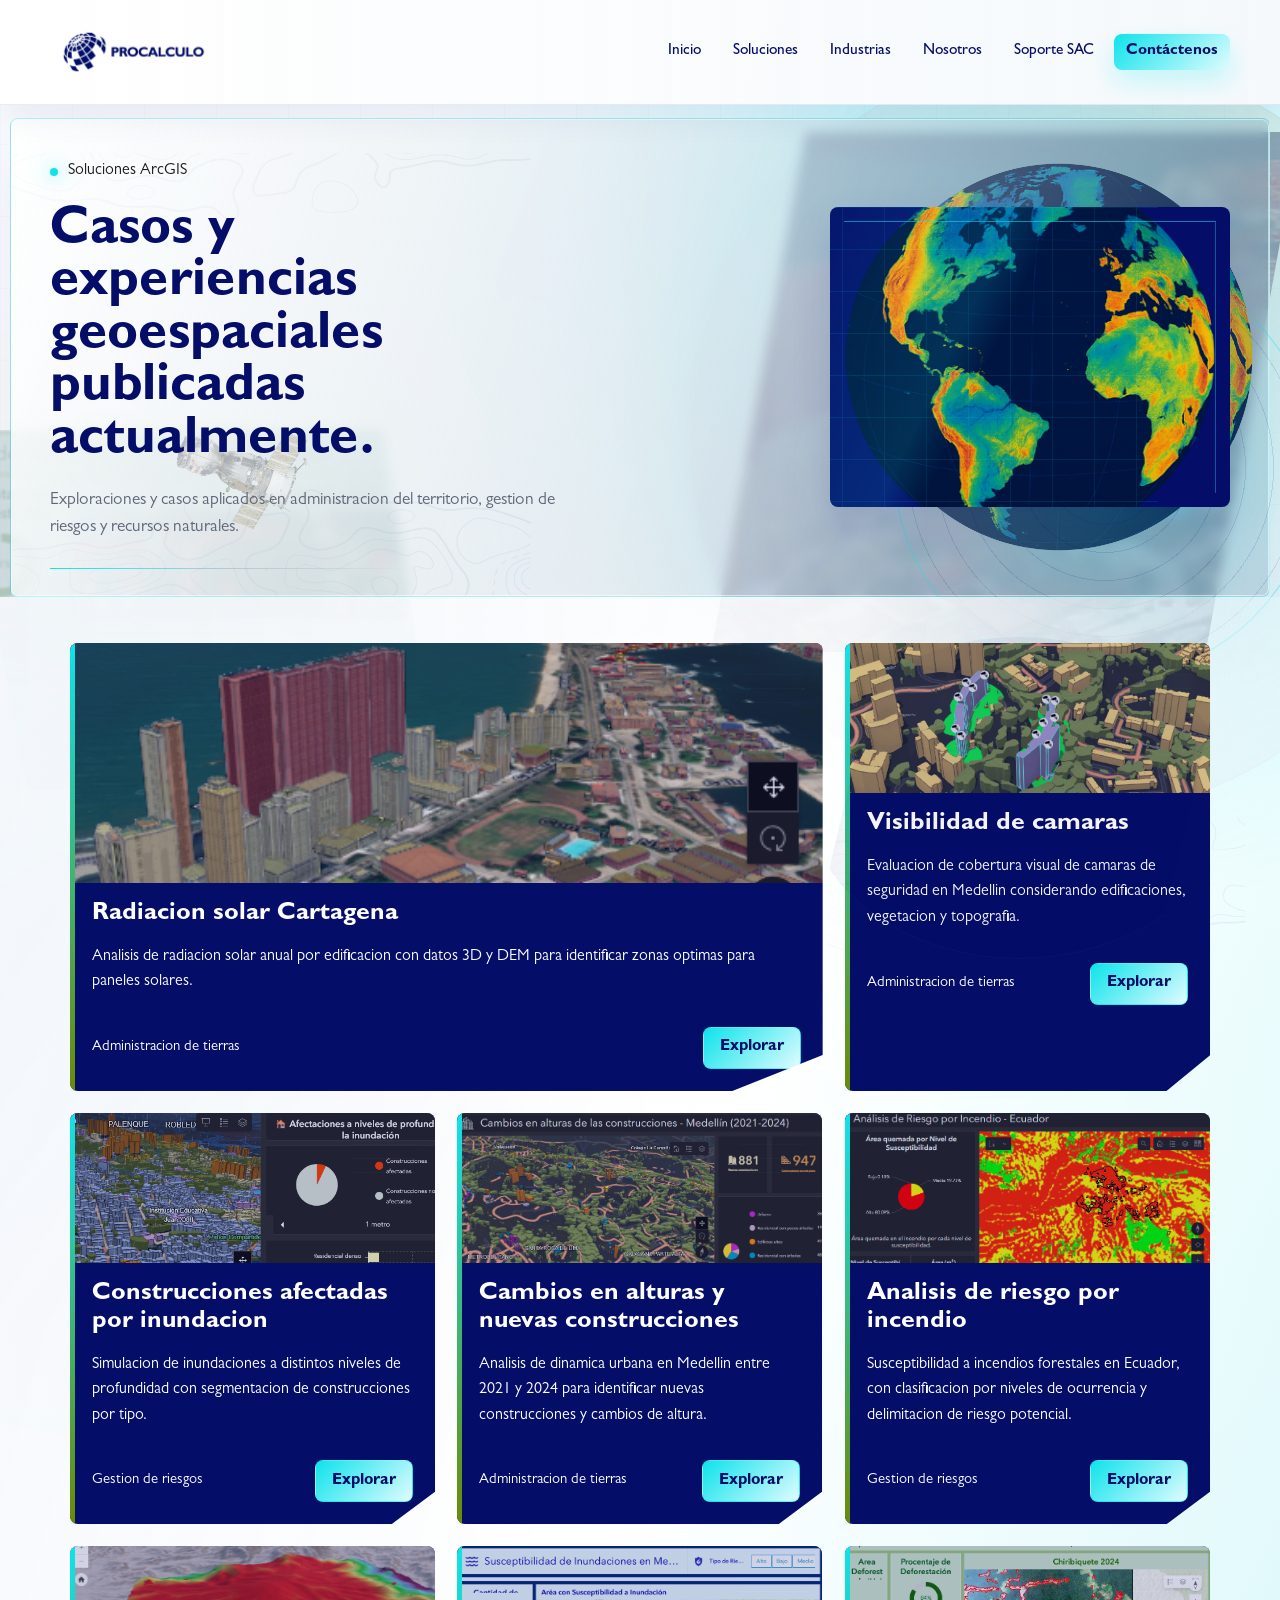
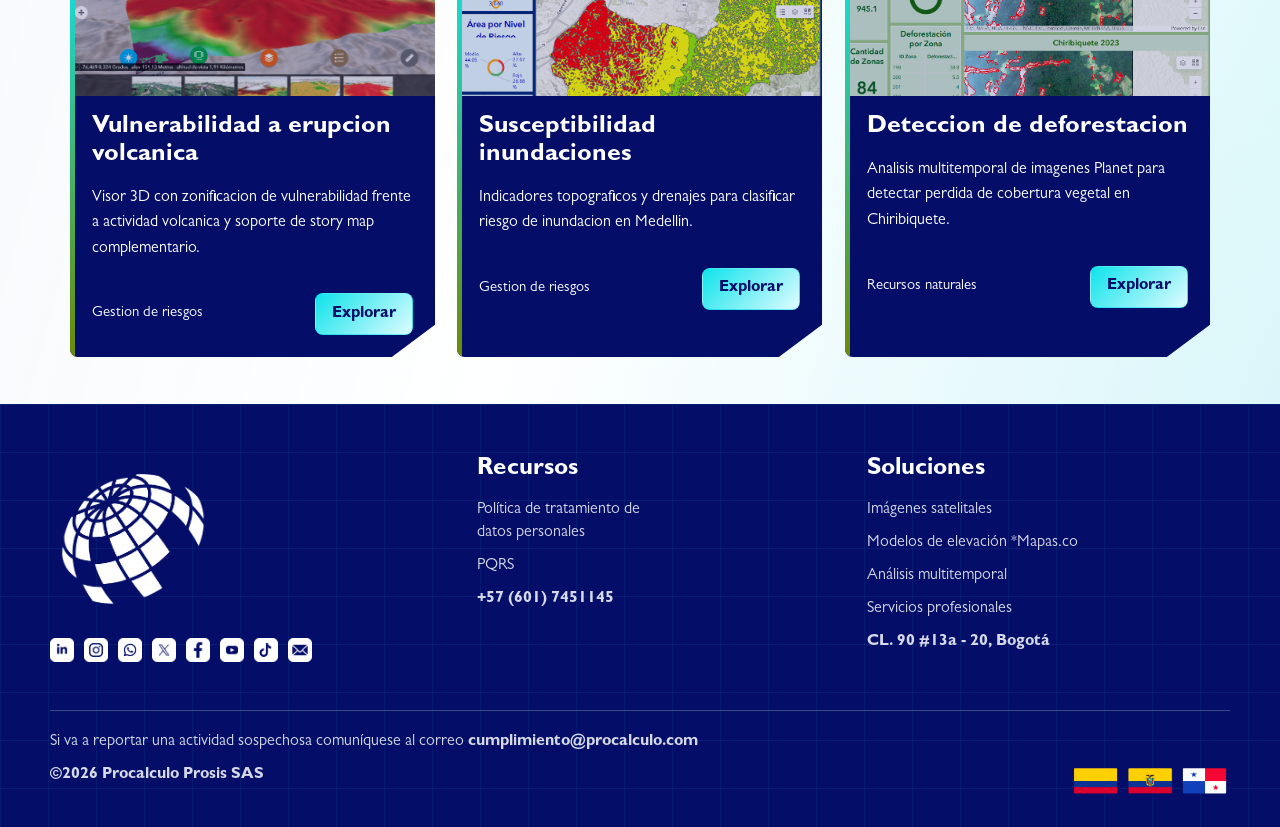
<file: soluciones-arcgis.html>
<!DOCTYPE html>
<html lang="es">
<head>
  <meta charset="UTF-8">
  <meta name="viewport" content="width=device-width, initial-scale=1.0">
  <title>Soluciones ArcGIS | Prueba Landing Page Procalculo</title>
  <link rel="stylesheet" href="./styles.css">
</head>
<body data-page="arcgis">
  <header class="site-header">
    <div class="shell nav-shell">
      <a class="brand" href="./index.html"><img src="./assets/images/logo-procalculo.png" alt="Procalculo"></a>
      <button class="menu-toggle" type="button" aria-expanded="false" aria-controls="site-nav" aria-label="Abrir menu"><span></span><span></span></button>
      <nav id="site-nav" class="site-nav">
      <a href="./index.html" data-nav="inicio">Inicio</a>
      <a href="./soluciones.html" data-nav="soluciones">Soluciones</a>
      <a href="./industrias.html" data-nav="industrias">Industrias</a>
      <a href="./quienes-somos.html" data-nav="quienes-somos">Nosotros</a>
      <a href="./soporte.html" data-nav="soporte">Soporte SAC</a>
      <a class="nav-button" href="./index.html#contacto">Contáctenos</a>
    </nav>
    </div>
  </header>

  <main class="shell">
    <section class="page-hero">
      <div class="reveal">
        <p class="eyebrow">Soluciones ArcGIS</p>
        <h1>Casos y experiencias geoespaciales publicadas actualmente.</h1>
        <p>Exploraciones y casos aplicados en administracion del territorio, gestion de riesgos y recursos naturales.</p>
      </div>
      <div class="page-hero-art reveal">
        <img src="./public/Soluciones/Planeta tierra-06.png" alt="ArcGIS">
      </div>
    </section>

    <section class="section">
      <div class="arcgis-grid">
        <article class="arcgis-card reveal">
          <img src="./public/Soluciones/RadiacionsolarCartagena.png" alt="">
          <h3>Radiacion solar Cartagena</h3>
          <p>Analisis de radiacion solar anual por edificacion con datos 3D y DEM para identificar zonas optimas para paneles solares.</p>
          <div class="arcgis-meta"><span>Administracion de tierras</span><a class="button button-primary button-small" target="_blank" rel="noopener noreferrer" href="https://enterpriseaws.procalculo.com/arcgis/apps/dashboards/9e1b977845594070b44fd9cb520cafba">Explorar</a></div>
        </article>
        <article class="arcgis-card reveal">
          <img src="./public/Soluciones/VisibilidadDeCamaras.png" alt="">
          <h3>Visibilidad de camaras</h3>
          <p>Evaluacion de cobertura visual de camaras de seguridad en Medellin considerando edificaciones, vegetacion y topografia.</p>
          <div class="arcgis-meta"><span>Administracion de tierras</span><a class="button button-primary button-small" target="_blank" rel="noopener noreferrer" href="https://enterpriseaws.procalculo.com/arcgis/apps/webappviewer3d/index.html?id=bcdc6190e210452b84ad913c16fbe3c2">Explorar</a></div>
        </article>
        <article class="arcgis-card reveal">
          <img src="./public/Soluciones/ConstruccionesAfectadasPorInundacion.png" alt="">
          <h3>Construcciones afectadas por inundacion</h3>
          <p>Simulacion de inundaciones a distintos niveles de profundidad con segmentacion de construcciones por tipo.</p>
          <div class="arcgis-meta"><span>Gestion de riesgos</span><a class="button button-primary button-small" target="_blank" rel="noopener noreferrer" href="https://enterpriseaws.procalculo.com/arcgis/apps/dashboards/2f0bcc3052c149fdb7876bc9cd291dfd">Explorar</a></div>
        </article>
        <article class="arcgis-card reveal">
          <img src="./public/Soluciones/CambiosEnAlturasYnuevasConstrucciones.png" alt="">
          <h3>Cambios en alturas y nuevas construcciones</h3>
          <p>Analisis de dinamica urbana en Medellin entre 2021 y 2024 para identificar nuevas construcciones y cambios de altura.</p>
          <div class="arcgis-meta"><span>Administracion de tierras</span><a class="button button-primary button-small" target="_blank" rel="noopener noreferrer" href="https://enterpriseaws.procalculo.com/arcgis/apps/dashboards/e78e6ac1d81646a1ab1d53a0151e8c11">Explorar</a></div>
        </article>
        <article class="arcgis-card reveal">
          <img src="./public/Soluciones/AnalisisDeRiesgoPorIncendio.png" alt="">
          <h3>Analisis de riesgo por incendio</h3>
          <p>Susceptibilidad a incendios forestales en Ecuador, con clasificacion por niveles de ocurrencia y delimitacion de riesgo potencial.</p>
          <div class="arcgis-meta"><span>Gestion de riesgos</span><a class="button button-primary button-small" target="_blank" rel="noopener noreferrer" href="https://enterpriseaws.procalculo.com/arcgis/apps/dashboards/c826e49b52b84508b4cb84d370844ff4">Explorar</a></div>
        </article>
        <article class="arcgis-card reveal">
          <img src="./public/Soluciones/VulnerabilidadErupcionVolcanica.png" alt="">
          <h3>Vulnerabilidad a erupcion volcanica</h3>
          <p>Visor 3D con zonificacion de vulnerabilidad frente a actividad volcanica y soporte de story map complementario.</p>
          <div class="arcgis-meta"><span>Gestion de riesgos</span><a class="button button-primary button-small" target="_blank" rel="noopener noreferrer" href="https://enterpriseaws.procalculo.com/arcgis/apps/webappviewer3d/index.html?id=182a8b8200e94f779329dc5c53819f3f">Explorar</a></div>
        </article>
        <article class="arcgis-card reveal">
          <img src="./public/Soluciones/SusceptibilidadInundaciones.png" alt="">
          <h3>Susceptibilidad inundaciones</h3>
          <p>Indicadores topograficos y drenajes para clasificar riesgo de inundacion en Medellin.</p>
          <div class="arcgis-meta"><span>Gestion de riesgos</span><a class="button button-primary button-small" target="_blank" rel="noopener noreferrer" href="https://enterpriseaws.procalculo.com/arcgis/apps/dashboards/b6800c6502c54e779856fb7051658942">Explorar</a></div>
        </article>
        <article class="arcgis-card reveal">
          <img src="./public/Soluciones/DeteccionDeDeforestacion.png" alt="">
          <h3>Deteccion de deforestacion</h3>
          <p>Analisis multitemporal de imagenes Planet para detectar perdida de cobertura vegetal en Chiribiquete.</p>
          <div class="arcgis-meta"><span>Recursos naturales</span><a class="button button-primary button-small" target="_blank" rel="noopener noreferrer" href="https://enterpriseaws.procalculo.com/arcgis/apps/dashboards/d755b5dc1d5748cca511d6e419a21ea6">Explorar</a></div>
        </article>
      </div>
    </section>
  </main>

  <footer class="site-footer" id="soporte">
    <div class="shell footer-grid">
      <div>
        <img class="footer-logo" src="./assets/images/footer/logo-footer.png" alt="Procalculo logo">
        <ul class="social-list">
          <li><a href="#" aria-label="LinkedIn"><img src="./assets/images/social/linkedin.png" alt="LinkedIn"></a></li>
          <li><a href="#" aria-label="Instagram"><img src="./assets/images/social/instagram.png" alt="Instagram"></a></li>
          <li><a href="#" aria-label="WhatsApp"><img src="./assets/images/social/whatsapp.png" alt="WhatsApp"></a></li>
          <li><a href="#" aria-label="X"><img src="./assets/images/social/x.png" alt="X"></a></li>
          <li><a href="#" aria-label="Facebook"><img src="./assets/images/social/facebook.png" alt="Facebook"></a></li>
          <li><a href="#" aria-label="YouTube"><img src="./assets/images/social/youtube.png" alt="YouTube"></a></li>
          <li><a href="#" aria-label="TikTok"><img src="./assets/images/social/tiktok.png" alt="TikTok"></a></li>
          <li><a href="#" aria-label="Correo"><img src="./assets/images/social/correo.png" alt="Correo"></a></li>
        </ul>
      </div>

      <div>
        <h3>Recursos</h3>
        <a href="./tratamiento-datos.html">Política de tratamiento de <br>datos personales</a>
        <a href="./soporte.html">PQRS</a>
        <p><b>+57 (601) 7451145</b></p>
      </div>

      <div>
        <h3>Soluciones</h3>
        <ul>
          <li>Imágenes satelitales</li>
          <li>Modelos de elevación *Mapas.co</li>
          <li>Análisis multitemporal</li>
          <li>Servicios profesionales</li>
        </ul>
        <p><b>CL. 90 #13a - 20, Bogotá</b></p>
      </div>
    </div>

    <div class="shell report-line">
      <p>Si va a reportar una actividad sospechosa comuníquese al correo <b>cumplimiento@procalculo.com</b></p>
    </div>

    <div class="shell footer-bottom">
      <p><strong>&copy;2026 Procalculo Prosis SAS</strong></p>
      <img src="./assets/images/footer/banderas.png" alt="Banderas de países">
    </div>
  </footer>
  <script src="./script.js"></script>
</body>
</html>
</file>
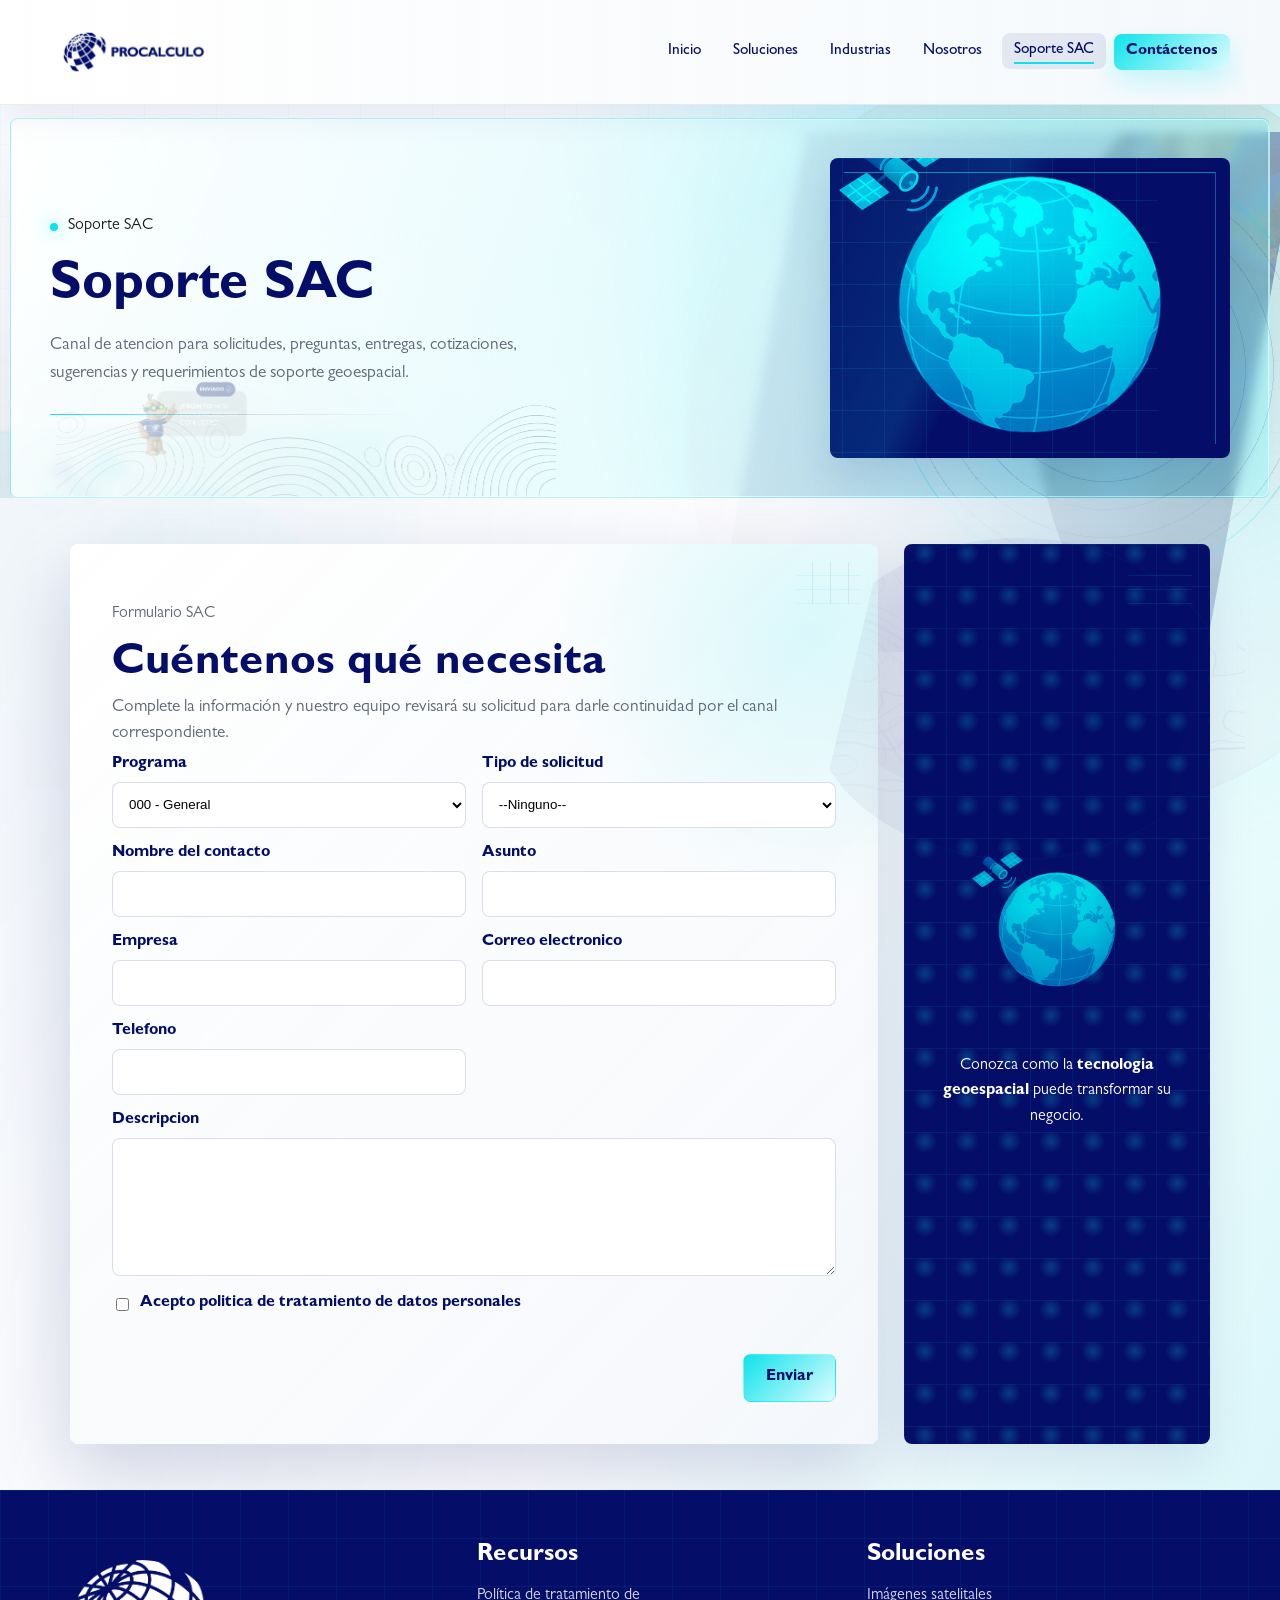
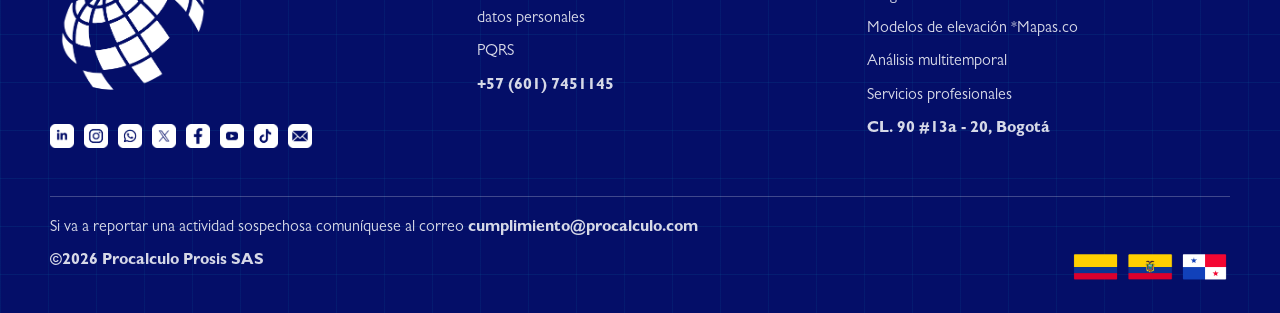
<file: soporte.html>
<!DOCTYPE html>
<html lang="es">
<head>
  <meta charset="UTF-8">
  <meta name="viewport" content="width=device-width, initial-scale=1.0">
  <title>Soporte SAC | Prueba Landing Page Procalculo</title>
  <link rel="stylesheet" href="./styles.css">
</head>
<body data-page="soporte">
  <header class="site-header">
    <div class="shell nav-shell">
      <a class="brand" href="./index.html"><img src="./assets/images/logo-procalculo.png" alt="Procalculo"></a>
      <button class="menu-toggle" type="button" aria-expanded="false" aria-controls="site-nav" aria-label="Abrir menu"><span></span><span></span></button>
      <nav id="site-nav" class="site-nav">
      <a href="./index.html" data-nav="inicio">Inicio</a>
      <a href="./soluciones.html" data-nav="soluciones">Soluciones</a>
      <a href="./industrias.html" data-nav="industrias">Industrias</a>
      <a href="./quienes-somos.html" data-nav="quienes-somos">Nosotros</a>
      <a href="./soporte.html" data-nav="soporte">Soporte SAC</a>
      <a class="nav-button" href="./index.html#contacto">Contáctenos</a>
    </nav>
    </div>
  </header>

  <main class="shell">
    <section class="page-hero">
      <div class="reveal">
        <p class="eyebrow">Soporte SAC</p>
        <h1>Soporte SAC</h1>
        <p>Canal de atencion para solicitudes, preguntas, entregas, cotizaciones, sugerencias y requerimientos de soporte geoespacial.</p>
      </div>
      <div class="page-hero-art reveal">
        <img src="./public/Planeta_tierra.png" alt="Planeta tierra">
      </div>
    </section>

    <section class="section">
      <div class="support-layout">
        <div class="support-card support-form-card reveal">
          <div class="support-form-heading">
            <p class="eyebrow">Formulario SAC</p>
            <h2>Cuéntenos qué necesita</h2>
            <p>Complete la información y nuestro equipo revisará su solicitud para darle continuidad por el canal correspondiente.</p>
          </div>
          <form class="support-form" action="https://webto.salesforce.com/servlet/servlet.WebToCase?encoding=UTF-8" method="POST">
            <input type="hidden" name="orgid" value="00D5w000000WYgP">
            <input type="hidden" name="retURL" value="">
            <div class="form-grid">
              <label><span>Programa</span><select id="program" name="00N5w00000RndJr"><option value="000 - General">000 - General</option><option value="001 - Colombia Compra Eficiente">001 - Colombia Compra Eficiente</option><option value="002 - Agencia de Innovacion de Gobierno">002 - Agencia de Innovacion de Gobierno</option></select></label>
              <label><span>Tipo de solicitud</span><select id="type" name="type"><option value="">--Ninguno--</option><option value="Calidad de vida y bienestar laboral">Calidad de vida y bienestar laboral</option><option value="Demos y cotizaciones">Demos y cotizaciones</option><option value="Desempeno y desarrollo de competencias">Desempeno y desarrollo de competencias</option><option value="Entregas">Entregas</option><option value="Escucha efectiva">Escucha efectiva</option><option value="Feature Request">Funcionalidad requerida</option><option value="Gestion Administrativa Laboral">Gestion Administrativa Laboral</option><option value="Pagos y cobros">Pagos y cobros</option><option value="Question">Pregunta</option><option value="Quejas y reclamos">Quejas y reclamos</option><option value="Sugerencias">Sugerencias</option><option value="Juridica">Juridica</option><option value="Calidad">Calidad</option><option value="Bienestar">Bienestar</option><option value="Otro">Otro</option></select></label>
              <label><span>Nombre del contacto</span><input id="name" maxlength="80" name="name" required type="text"></label>
              <label><span>Asunto</span><input id="subject" maxlength="80" name="subject" type="text"></label>
              <label><span>Empresa</span><input id="company" maxlength="80" name="company" type="text"></label>
              <label><span>Correo electronico</span><input id="email" maxlength="80" name="email" required type="email"></label>
              <label><span>Telefono</span><input id="phone" maxlength="40" name="phone" type="text"></label>
              <label class="full-width"><span>Descripcion</span><textarea name="description" required rows="6"></textarea></label>
            </div>
            <label class="checkbox-row">
              <input id="00N8W00000P7KGv" name="00N8W00000P7KGv" required type="checkbox" value="1">
              <span>Acepto politica de tratamiento de datos personales</span>
            </label>
            <div class="form-actions">
              <input class="button button-primary" type="submit" name="submit" value="Enviar">
            </div>
          </form>
        </div>
        <aside class="support-card support-visual reveal">
          <img src="./public/Planeta_tierra.png" alt="Planeta tierra">
          <p>Conozca como la <strong>tecnologia geoespacial</strong> puede transformar su negocio.</p>
        </aside>
      </div>
    </section>
  </main>

  <footer class="site-footer" id="soporte">
    <div class="shell footer-grid">
      <div>
        <img class="footer-logo" src="./assets/images/footer/logo-footer.png" alt="Procalculo logo">
        <ul class="social-list">
          <li><a href="#" aria-label="LinkedIn"><img src="./assets/images/social/linkedin.png" alt="LinkedIn"></a></li>
          <li><a href="#" aria-label="Instagram"><img src="./assets/images/social/instagram.png" alt="Instagram"></a></li>
          <li><a href="#" aria-label="WhatsApp"><img src="./assets/images/social/whatsapp.png" alt="WhatsApp"></a></li>
          <li><a href="#" aria-label="X"><img src="./assets/images/social/x.png" alt="X"></a></li>
          <li><a href="#" aria-label="Facebook"><img src="./assets/images/social/facebook.png" alt="Facebook"></a></li>
          <li><a href="#" aria-label="YouTube"><img src="./assets/images/social/youtube.png" alt="YouTube"></a></li>
          <li><a href="#" aria-label="TikTok"><img src="./assets/images/social/tiktok.png" alt="TikTok"></a></li>
          <li><a href="#" aria-label="Correo"><img src="./assets/images/social/correo.png" alt="Correo"></a></li>
        </ul>
      </div>

      <div>
        <h3>Recursos</h3>
        <a href="./tratamiento-datos.html">Política de tratamiento de <br>datos personales</a>
        <a href="./soporte.html">PQRS</a>
        <p><b>+57 (601) 7451145</b></p>
      </div>

      <div>
        <h3>Soluciones</h3>
        <ul>
          <li>Imágenes satelitales</li>
          <li>Modelos de elevación *Mapas.co</li>
          <li>Análisis multitemporal</li>
          <li>Servicios profesionales</li>
        </ul>
        <p><b>CL. 90 #13a - 20, Bogotá</b></p>
      </div>
    </div>

    <div class="shell report-line">
      <p>Si va a reportar una actividad sospechosa comuníquese al correo <b>cumplimiento@procalculo.com</b></p>
    </div>

    <div class="shell footer-bottom">
      <p><strong>&copy;2026 Procalculo Prosis SAS</strong></p>
      <img src="./assets/images/footer/banderas.png" alt="Banderas de países">
    </div>
  </footer>
  <script src="./script.js"></script>
</body>
</html>
</file>
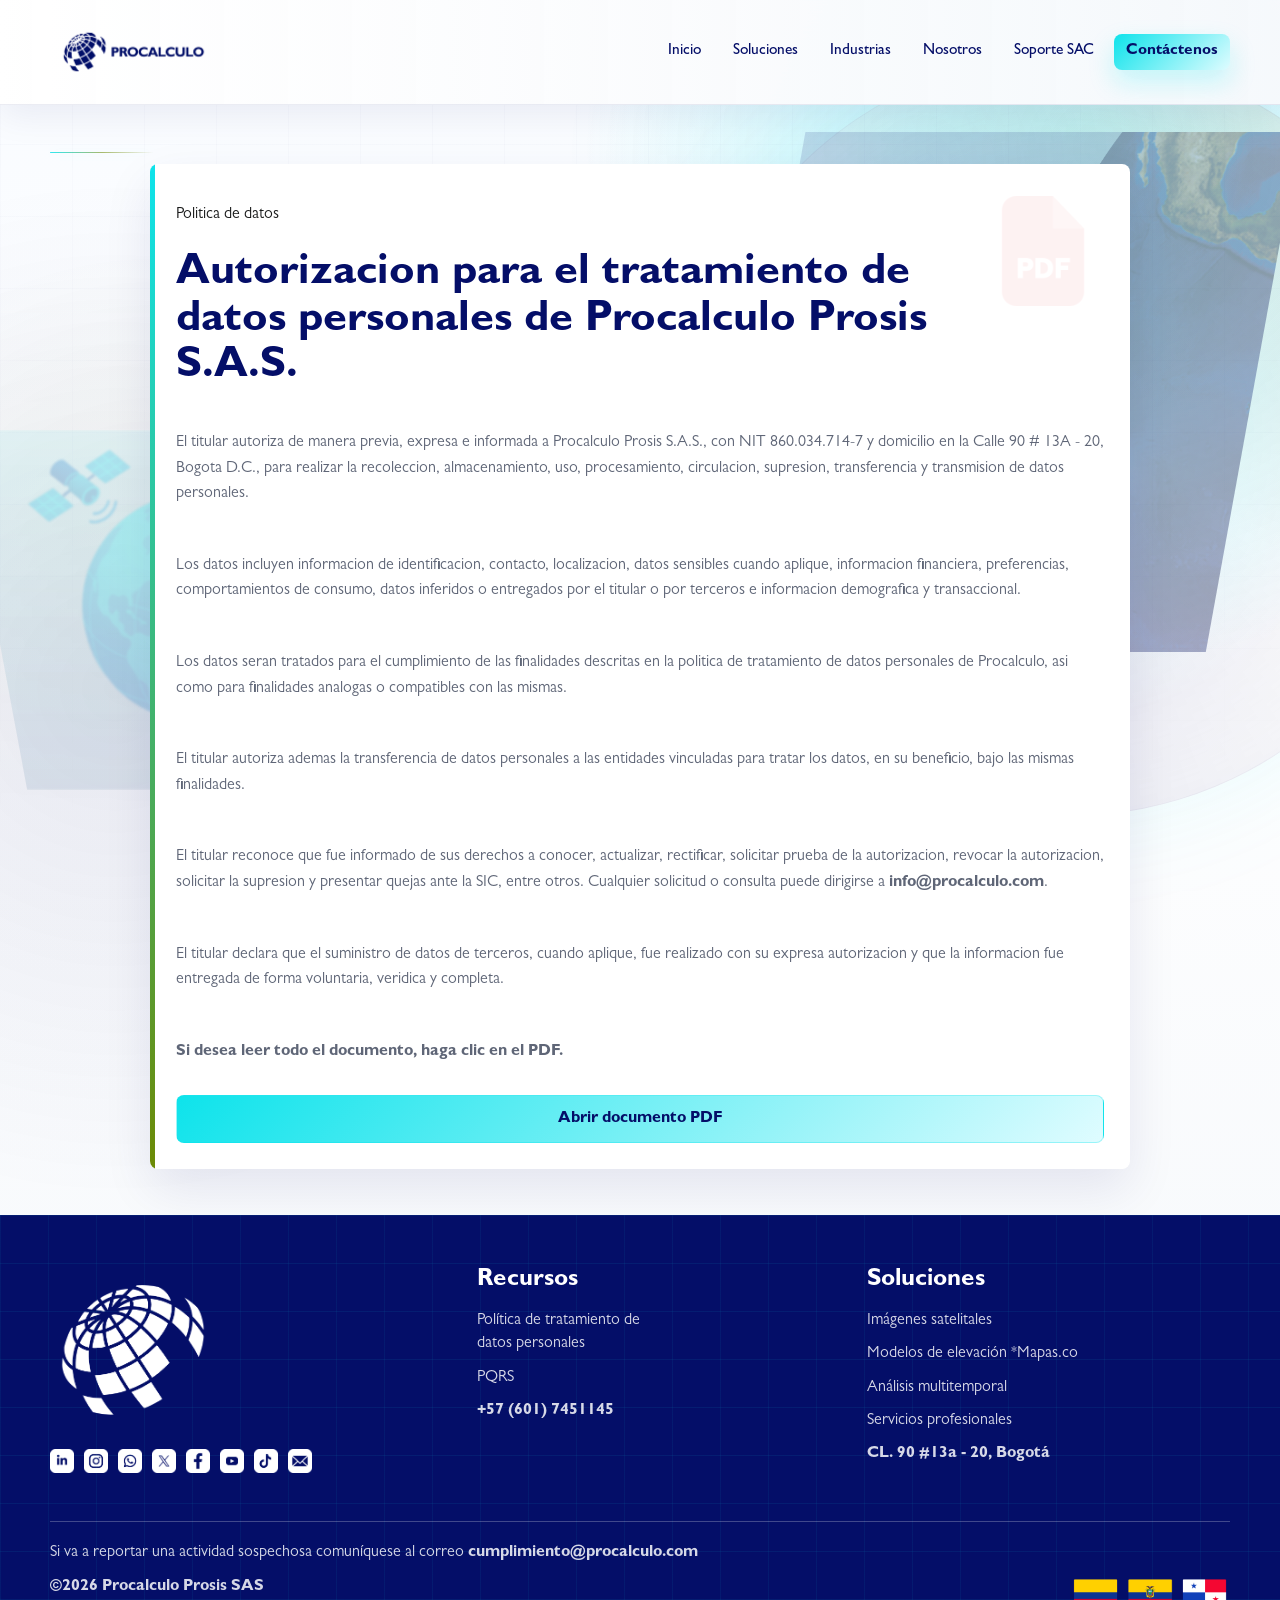
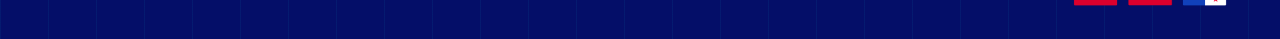
<file: tratamiento-datos.html>
<!DOCTYPE html>
<html lang="es">
<head>
  <meta charset="UTF-8">
  <meta name="viewport" content="width=device-width, initial-scale=1.0">
  <title>Tratamiento de Datos | Prueba Landing Page Procalculo</title>
  <link rel="stylesheet" href="./styles.css">
</head>
<body data-page="datos">
  <header class="site-header">
    <div class="shell nav-shell">
      <a class="brand" href="./index.html"><img src="./assets/images/logo-procalculo.png" alt="Procalculo"></a>
      <button class="menu-toggle" type="button" aria-expanded="false" aria-controls="site-nav" aria-label="Abrir menu"><span></span><span></span></button>
      <nav id="site-nav" class="site-nav">
      <a href="./index.html" data-nav="inicio">Inicio</a>
      <a href="./soluciones.html" data-nav="soluciones">Soluciones</a>
      <a href="./industrias.html" data-nav="industrias">Industrias</a>
      <a href="./quienes-somos.html" data-nav="quienes-somos">Nosotros</a>
      <a href="./soporte.html" data-nav="soporte">Soporte SAC</a>
      <a class="nav-button" href="./index.html#contacto">Contáctenos</a>
    </nav>
    </div>
  </header>

  <main class="shell">
    <section class="section">
      <div class="legal-card reveal">
        <div class="section-heading">
          <p class="eyebrow">Politica de datos</p>
          <h2>Autorizacion para el tratamiento de datos personales de Procalculo Prosis S.A.S.</h2>
        </div>
        <div class="legal-text">
          <p>El titular autoriza de manera previa, expresa e informada a Procalculo Prosis S.A.S., con NIT 860.034.714-7 y domicilio en la Calle 90 # 13A - 20, Bogota D.C., para realizar la recoleccion, almacenamiento, uso, procesamiento, circulacion, supresion, transferencia y transmision de datos personales.</p>
          <p>Los datos incluyen informacion de identificacion, contacto, localizacion, datos sensibles cuando aplique, informacion financiera, preferencias, comportamientos de consumo, datos inferidos o entregados por el titular o por terceros e informacion demografica y transaccional.</p>
          <p>Los datos seran tratados para el cumplimiento de las finalidades descritas en la politica de tratamiento de datos personales de Procalculo, asi como para finalidades analogas o compatibles con las mismas.</p>
          <p>El titular autoriza ademas la transferencia de datos personales a las entidades vinculadas para tratar los datos, en su beneficio, bajo las mismas finalidades.</p>
          <p>El titular reconoce que fue informado de sus derechos a conocer, actualizar, rectificar, solicitar prueba de la autorizacion, revocar la autorizacion, solicitar la supresion y presentar quejas ante la SIC, entre otros. Cualquier solicitud o consulta puede dirigirse a <strong>info@procalculo.com</strong>.</p>
          <p>El titular declara que el suministro de datos de terceros, cuando aplique, fue realizado con su expresa autorizacion y que la informacion fue entregada de forma voluntaria, veridica y completa.</p>
          <p><strong>Si desea leer todo el documento, haga clic en el PDF.</strong></p>
          <a class="button button-primary" target="_blank" rel="noopener noreferrer" href="https://www.procalculo.com/_files/ugd/42b9ce_f2c1b71c684d461887d3873f185555b6.pdf">Abrir documento PDF</a>
        </div>
      </div>
    </section>
  </main>

  <footer class="site-footer" id="soporte">
    <div class="shell footer-grid">
      <div>
        <img class="footer-logo" src="./assets/images/footer/logo-footer.png" alt="Procalculo logo">
        <ul class="social-list">
          <li><a href="#" aria-label="LinkedIn"><img src="./assets/images/social/linkedin.png" alt="LinkedIn"></a></li>
          <li><a href="#" aria-label="Instagram"><img src="./assets/images/social/instagram.png" alt="Instagram"></a></li>
          <li><a href="#" aria-label="WhatsApp"><img src="./assets/images/social/whatsapp.png" alt="WhatsApp"></a></li>
          <li><a href="#" aria-label="X"><img src="./assets/images/social/x.png" alt="X"></a></li>
          <li><a href="#" aria-label="Facebook"><img src="./assets/images/social/facebook.png" alt="Facebook"></a></li>
          <li><a href="#" aria-label="YouTube"><img src="./assets/images/social/youtube.png" alt="YouTube"></a></li>
          <li><a href="#" aria-label="TikTok"><img src="./assets/images/social/tiktok.png" alt="TikTok"></a></li>
          <li><a href="#" aria-label="Correo"><img src="./assets/images/social/correo.png" alt="Correo"></a></li>
        </ul>
      </div>

      <div>
        <h3>Recursos</h3>
        <a href="./tratamiento-datos.html">Política de tratamiento de <br>datos personales</a>
        <a href="./soporte.html">PQRS</a>
        <p><b>+57 (601) 7451145</b></p>
      </div>

      <div>
        <h3>Soluciones</h3>
        <ul>
          <li>Imágenes satelitales</li>
          <li>Modelos de elevación *Mapas.co</li>
          <li>Análisis multitemporal</li>
          <li>Servicios profesionales</li>
        </ul>
        <p><b>CL. 90 #13a - 20, Bogotá</b></p>
      </div>
    </div>

    <div class="shell report-line">
      <p>Si va a reportar una actividad sospechosa comuníquese al correo <b>cumplimiento@procalculo.com</b></p>
    </div>

    <div class="shell footer-bottom">
      <p><strong>&copy;2026 Procalculo Prosis SAS</strong></p>
      <img src="./assets/images/footer/banderas.png" alt="Banderas de países">
    </div>
  </footer>
  <script src="./script.js"></script>
</body>
</html>
</file>
<file: styles.css>
@font-face {
  font-family: "Gill Sans";
  src: url("./assets/fonts/Gill Sans.otf") format("opentype");
  font-weight: 400;
  font-style: normal;
}

@font-face {
  font-family: "Gill Sans";
  src: url("./assets/fonts/Gill Sans Medium.otf") format("opentype");
  font-weight: 500;
  font-style: normal;
}

@font-face {
  font-family: "Gill Sans";
  src: url("./assets/fonts/Gill Sans Bold.otf") format("opentype");
  font-weight: 700;
  font-style: normal;
}

:root {
  --blue: #040e68;
  --blue-2: #004773;
  --cyan: #0ee3eb;
  --cyan-soft: #dffcff;
  --mint: #b9d445;
  --green: #6c8a05;
  --red: #db3817;
  --ink: #1a1b1b;
  --muted: #5f6677;
  --soft: #f4f7fb;
  --line: rgba(4, 14, 104, 0.14);
  --white: #ffffff;
  --shadow: 0 18px 42px rgba(4, 14, 104, 0.12);
  --shadow-deep: 0 28px 80px rgba(4, 14, 104, 0.18);
  --shadow-glow: 0 24px 70px rgba(14, 227, 235, 0.18);
  --glass: rgba(255, 255, 255, 0.74);
  --glass-strong: rgba(255, 255, 255, 0.88);
  --radius: 8px;
  --shell: min(1180px, calc(100% - 40px));
}

* {
  box-sizing: border-box;
}

html {
  scroll-behavior: smooth;
}

body {
  margin: 0;
  font-family: "Gill Sans", Arial, sans-serif;
  color: var(--ink);
  background: var(--white);
  overflow-x: hidden;
}

body[data-page="inicio"] {
  background:
    radial-gradient(circle at 82% 10%, rgba(14, 227, 235, 0.19), transparent 28%),
    radial-gradient(circle at 8% 34%, rgba(108, 138, 5, 0.11), transparent 30%),
    radial-gradient(circle at 84% 78%, rgba(219, 56, 23, 0.07), transparent 24%),
    linear-gradient(rgba(4, 14, 104, 0.032) 1px, transparent 1px),
    linear-gradient(90deg, rgba(4, 14, 104, 0.028) 1px, transparent 1px),
    linear-gradient(180deg, #ffffff 0%, #f7fbff 42%, #ffffff 100%);
  background-size: auto, auto, auto, 56px 56px, 56px 56px, auto;
}

body[data-page="inicio"] main {
  position: relative;
  isolation: isolate;
}

body[data-page="inicio"] main::before {
  content: "";
  position: fixed;
  inset: 0;
  z-index: -1;
  pointer-events: none;
  background:
    repeating-radial-gradient(circle at 22% 20%, rgba(4, 14, 104, 0.045) 0 1px, transparent 1px 5px),
    radial-gradient(circle at 68% 26%, rgba(14, 227, 235, 0.13), transparent 26%),
    conic-gradient(from 150deg at 84% 50%, transparent, rgba(4, 71, 115, 0.08), transparent, rgba(108, 138, 5, 0.08), transparent);
  opacity: 0.54;
  mask-image: linear-gradient(to bottom, transparent 0, #000 16%, #000 84%, transparent 100%);
  animation: geoGridDrift 34s linear infinite;
}

body[data-page]:not([data-page="inicio"]) {
  position: relative;
  background:
    radial-gradient(circle at 86% 9%, rgba(14, 227, 235, 0.18), transparent 28%),
    radial-gradient(circle at 9% 42%, rgba(4, 14, 104, 0.09), transparent 34%),
    linear-gradient(180deg, #f8fbff 0%, #ffffff 36%, #f4f7fb 100%);
}

body[data-page]:not([data-page="inicio"])::before,
body[data-page]:not([data-page="inicio"])::after {
  content: "";
  position: fixed;
  pointer-events: none;
  z-index: 0;
}

body[data-page]:not([data-page="inicio"])::before {
  inset: 0;
  background:
    linear-gradient(rgba(4, 14, 104, 0.028) 1px, transparent 1px),
    linear-gradient(90deg, rgba(4, 14, 104, 0.024) 1px, transparent 1px),
    radial-gradient(circle at 72% 18%, rgba(14, 227, 235, 0.16), transparent 30%),
    radial-gradient(circle at 12% 68%, rgba(108, 138, 5, 0.12), transparent 28%);
  background-size: 72px 72px, 72px 72px, auto, auto;
  mask-image: linear-gradient(to bottom, rgba(0, 0, 0, 0.68), rgba(0, 0, 0, 0.38) 58%, transparent 92%);
  animation: geoGridDrift 28s linear infinite;
}

body[data-page]:not([data-page="inicio"])::after {
  top: 54px;
  right: -170px;
  width: min(760px, 66vw);
  aspect-ratio: 1;
  border-radius: 50%;
  border: 1px solid rgba(4, 14, 104, 0.1);
  background:
    radial-gradient(circle at 36% 34%, rgba(255, 255, 255, 0.72), transparent 18%),
    radial-gradient(circle, rgba(14, 227, 235, 0.18), rgba(4, 14, 104, 0.06) 52%, transparent 68%),
    conic-gradient(from 120deg, transparent, rgba(4, 14, 104, 0.14), transparent, rgba(108, 138, 5, 0.12), transparent);
  box-shadow:
    inset 0 0 120px rgba(4, 14, 104, 0.08),
    0 0 120px rgba(14, 227, 235, 0.16);
  opacity: 0.56;
  animation: geoOrbitDrift 46s linear infinite;
}

body[data-page]:not([data-page="inicio"]) main.shell,
body[data-page]:not([data-page="inicio"]) .site-footer {
  position: relative;
  z-index: 1;
}

body::selection {
  color: var(--blue);
  background: var(--cyan);
}

body.is-menu-open {
  overflow: hidden;
}

img {
  display: block;
  max-width: 100%;
}

a {
  color: inherit;
  text-decoration: none;
}

button,
input,
textarea {
  font: inherit;
}

.shell {
  width: var(--shell);
  margin: 0 auto;
}

.sr-only {
  position: absolute;
  width: 1px;
  height: 1px;
  padding: 0;
  margin: -1px;
  overflow: hidden;
  clip: rect(0, 0, 0, 0);
  white-space: nowrap;
  border: 0;
}

.site-header {
  position: fixed;
  inset: 0 0 auto;
  z-index: 30;
  display: flex;
  align-items: center;
  justify-content: space-between;
  gap: 24px;
  min-height: 86px;
  padding: 16px max(20px, calc((100vw - 1180px) / 2));
  background:
    linear-gradient(90deg, rgba(255, 255, 255, 0.86), rgba(244, 247, 251, 0.78)),
    rgba(255, 255, 255, 0.88);
  border-bottom: 1px solid rgba(4, 14, 104, 0.08);
  backdrop-filter: blur(18px);
  box-shadow: 0 10px 34px rgba(4, 14, 104, 0.07);
}

.brand img {
  width: 168px;
  height: auto;
  flex: 0 0 auto;
}

.site-header > .brand,
.nav-shell .brand {
  flex: 0 0 auto;
}

.site-nav {
  display: flex;
  align-items: center;
  justify-content: flex-end;
  gap: 8px;
  color: var(--blue);
  flex: 1 1 auto;
  flex-wrap: nowrap;
  min-width: 0;
}

.site-nav a {
  padding: 10px 12px;
  border-radius: var(--radius);
  font-weight: 500;
  position: relative;
  white-space: nowrap;
  line-height: 1;
  font-size: 0.96rem;
  transition: transform 180ms ease, background-color 180ms ease, color 180ms ease;
}

.site-nav a:not(.nav-button)::after {
  content: "";
  position: absolute;
  left: 12px;
  right: 12px;
  bottom: 5px;
  height: 2px;
  background: var(--cyan);
  transform: scaleX(0);
  transform-origin: left;
  transition: transform 180ms ease;
}

.site-nav a:hover,
.site-nav a.is-active {
  background: rgba(4, 14, 104, 0.08);
  transform: translateY(-1px);
}

.site-nav a:hover::after,
.site-nav a.is-active::after {
  transform: scaleX(1);
}

.site-nav .nav-button {
  color: var(--blue);
  background:
    linear-gradient(135deg, var(--cyan), var(--cyan-soft)),
    var(--cyan);
  font-weight: 700;
  flex: 0 0 auto;
  box-shadow: 0 12px 26px rgba(14, 227, 235, 0.22);
}

.menu-toggle {
  display: block;
  position: fixed;
  top: 16px;
  right: 20px;
  z-index: 42;
  width: 44px;
  height: 44px;
  padding: 0;
  flex: 0 0 auto;
  border: 1px solid var(--blue);
  border-radius: var(--radius);
  background: var(--blue);
}

.menu-toggle::before {
  content: "";
  position: absolute;
  left: 12px;
  top: 14px;
  width: 20px;
  height: 2px;
  background: var(--white);
  box-shadow: 0 7px 0 var(--white);
}

.menu-toggle span:not(.sr-only) {
  display: block;
  width: 20px;
  height: 2px;
  margin: 5px auto;
  background: var(--white);
}

.button {
  display: inline-flex;
  align-items: center;
  justify-content: center;
  min-height: 48px;
  padding: 0 22px;
  border: 1px solid transparent;
  border-radius: var(--radius);
  font-weight: 700;
  cursor: pointer;
  transition: transform 180ms ease, box-shadow 180ms ease, border-color 180ms ease, filter 180ms ease;
  position: relative;
  overflow: hidden;
}

.button::after {
  content: "";
  position: absolute;
  inset: 0;
  background: linear-gradient(110deg, transparent, rgba(255, 255, 255, 0.46), transparent);
  transform: translateX(-135%);
  transition: transform 520ms ease;
}

.button:hover {
  transform: translateY(-2px);
  filter: saturate(1.06);
  box-shadow:
    var(--shadow),
    0 0 0 4px rgba(14, 227, 235, 0.12);
}

.button:focus-visible,
.site-nav a:focus-visible,
.carousel-arrow:focus-visible,
.capability-button:focus-visible,
.contact-form input:focus-visible,
.contact-form textarea:focus-visible {
  outline: 2px solid var(--cyan);
  outline-offset: 3px;
}

.button:hover::after {
  transform: translateX(135%);
}

.button-primary {
  color: var(--blue);
  border-color: rgba(14, 227, 235, 0.3);
  background:
    linear-gradient(135deg, var(--cyan), var(--cyan-soft)),
    var(--cyan);
}

.hero-carousel {
  position: relative;
  padding-top: 86px;
  background:
    radial-gradient(circle at 76% 22%, rgba(14, 227, 235, 0.28), transparent 24%),
    radial-gradient(circle at 20% 82%, rgba(108, 138, 5, 0.16), transparent 28%),
    linear-gradient(135deg, #040e68, #004773 76%);
  overflow: hidden;
}

.hero-carousel::before,
.hero-carousel::after {
  content: "";
  position: absolute;
  z-index: 3;
  pointer-events: none;
}

.hero-carousel::before {
  inset: 86px 0 auto;
  height: 1px;
  background: linear-gradient(90deg, transparent, rgba(14, 227, 235, 0.42), transparent);
}

.hero-carousel::after {
  right: 38px;
  top: 126px;
  width: 160px;
  height: 112px;
  border-top: 1px solid rgba(14, 227, 235, 0.32);
  border-right: 1px solid rgba(14, 227, 235, 0.22);
  opacity: 0.42;
}

.hero-carousel .slides {
  isolation: isolate;
}

.hero-carousel .slides::before {
  content: "";
  position: absolute;
  inset: auto -8vw -18vh auto;
  z-index: 2;
  width: 56vw;
  height: 56vw;
  border-radius: 50%;
  background:
    radial-gradient(circle, rgba(14, 227, 235, 0.1), transparent 48%),
    conic-gradient(from 120deg, transparent, rgba(14, 227, 235, 0.12), transparent, rgba(255, 255, 255, 0.05), transparent);
  filter: blur(2px);
  mix-blend-mode: screen;
  pointer-events: none;
  animation: slowRotate 32s linear infinite;
}

.hero-carousel .slides::after {
  content: "";
  position: absolute;
  inset: 0;
  z-index: 4;
  pointer-events: none;
  background:
    radial-gradient(circle at 78% 26%, rgba(255, 255, 255, 0.16), transparent 7%),
    repeating-radial-gradient(circle at 70% 34%, rgba(14, 227, 235, 0.1) 0 1px, transparent 1px 30px),
    linear-gradient(180deg, transparent 82%, rgba(4, 14, 104, 0.18));
  opacity: 0.38;
  mix-blend-mode: soft-light;
}

.slides {
  position: relative;
  overflow: hidden;
}

.slide {
  position: relative;
  display: none;
  min-height: 66svh;
  overflow: hidden;
}

.slide.is-active {
  display: flex;
  align-items: center;
}

.slide > img {
  position: absolute;
  inset: 0;
  width: 100%;
  height: 100%;
  object-fit: cover;
  transform: scale(1.04);
  animation: mapDrift 18s ease-in-out infinite alternate;
}

.slide::after {
  content: "";
  position: absolute;
  inset: 0;
  background:
    linear-gradient(rgba(14, 227, 235, 0.06) 1px, transparent 1px),
    linear-gradient(90deg, rgba(14, 227, 235, 0.052) 1px, transparent 1px),
    radial-gradient(circle at 74% 32%, rgba(14, 227, 235, 0.13), transparent 24%),
    linear-gradient(90deg, rgba(4, 14, 104, 0.82), rgba(4, 14, 104, 0.4), rgba(4, 14, 104, 0.06));
  background-size: 82px 82px, 82px 82px, auto, auto;
}

.slide.is-active::before {
  content: "";
  position: absolute;
  inset: 0;
  background: linear-gradient(115deg, transparent 0%, rgba(14, 227, 235, 0.12) 46%, transparent 54%);
  opacity: 0.42;
  transform: translateX(-120%);
  animation: scanSweep 8s ease-in-out infinite;
  pointer-events: none;
}

.calendar-slide::after {
  background: linear-gradient(90deg, rgba(4, 14, 104, 0.08), rgba(4, 14, 104, 0.04));
}

.calendar-slide .slide-content {
  display: flex;
  justify-content: flex-end;
  align-items: flex-end;
  padding-bottom: clamp(72px, 10vh, 116px);
}

.calendar-slide .button {
  min-height: 54px;
  width: auto;
  padding: 0 24px;
  color: var(--white);
  border-color: rgba(14, 227, 235, 0.58);
  background:
    linear-gradient(135deg, rgba(4, 14, 104, 0.94), rgba(0, 71, 115, 0.84)),
    rgba(4, 14, 104, 0.9);
  box-shadow:
    0 20px 46px rgba(4, 14, 104, 0.28),
    inset 0 1px 0 rgba(255, 255, 255, 0.24);
  backdrop-filter: blur(14px);
}

.calendar-slide .button::before {
  content: "";
  width: 8px;
  height: 8px;
  margin-right: 10px;
  border-radius: 50%;
  background: var(--cyan);
  box-shadow: 0 0 18px rgba(14, 227, 235, 0.86);
}

.calendar-slide .button:hover {
  transform: translateY(-3px);
  border-color: rgba(14, 227, 235, 0.92);
  box-shadow:
    0 26px 62px rgba(4, 14, 104, 0.34),
    0 0 0 1px rgba(14, 227, 235, 0.24),
    inset 0 1px 0 rgba(255, 255, 255, 0.28);
}

.slide-content {
  position: relative;
  z-index: 2;
  display: grid;
  grid-template-columns: 1fr auto;
  gap: 28px;
  align-items: center;
  min-height: 66svh;
}

.slide-right {
  justify-content: end;
}

.slide-copy {
  max-width: 650px;
  color: var(--white);
  position: relative;
  padding-left: 22px;
  transform: translateY(-8px);
}

.slide-copy::before {
  content: "";
  position: absolute;
  left: 0;
  top: 4px;
  bottom: 8px;
  width: 4px;
  border-radius: var(--radius);
  background: var(--cyan);
}

.slide-copy p {
  margin: 0 0 10px;
  color: var(--cyan);
  font-size: clamp(1.02rem, 1.4vw, 1.32rem);
  font-weight: 700;
  text-transform: uppercase;
  text-shadow: 0 10px 26px rgba(4, 14, 104, 0.28);
}

.slide-copy h1,
.slide-copy h2 {
  margin: 0;
  color: var(--white);
  max-width: 11.6ch;
  font-size: clamp(4.15rem, 7.4vw, 7.15rem);
  line-height: 0.91;
  letter-spacing: 0;
  text-wrap: balance;
  text-shadow: 0 18px 50px rgba(0, 0, 0, 0.24);
}

.slide.is-active .slide-copy,
.slide.is-active .button {
  animation: heroRise 680ms ease both;
}

.slide.is-active .button {
  animation-delay: 120ms;
}

.carousel-controls {
  display: flex;
  align-items: center;
  justify-content: space-between;
  gap: 14px;
  position: absolute;
  left: 50%;
  bottom: 0;
  z-index: 6;
  width: var(--shell);
  padding: 18px 0;
  transform: translateX(-50%);
}

.carousel-arrow {
  width: 44px;
  height: 44px;
  padding: 0;
  border: 0;
  border-radius: 50%;
  color: var(--white);
  background: rgba(4, 14, 104, 0.18);
  cursor: pointer;
  position: relative;
  backdrop-filter: blur(10px);
  transition: transform 180ms ease, background-color 180ms ease, box-shadow 180ms ease;
}

.carousel-arrow::before {
  content: "";
  position: absolute;
  inset: 50% auto auto 50%;
  width: 12px;
  height: 12px;
  border-top: 2px solid rgba(255, 255, 255, 0.92);
  border-right: 2px solid rgba(255, 255, 255, 0.92);
}

.carousel-arrow-prev::before {
  transform: translate(-38%, -50%) rotate(-135deg);
}

.carousel-arrow-next::before {
  transform: translate(-62%, -50%) rotate(45deg);
}

.carousel-arrow:hover {
  transform: translateY(-2px);
  background: rgba(14, 227, 235, 0.18);
  box-shadow: 0 14px 34px rgba(4, 14, 104, 0.24);
}

.carousel-dots {
  display: flex;
  gap: 8px;
}

.carousel-dot {
  width: 10px;
  height: 10px;
  padding: 0;
  border: 0;
  border-radius: 50%;
  background: rgba(255, 255, 255, 0.3);
  cursor: pointer;
}

.carousel-dot.is-active {
  background: var(--cyan);
}

.division-blanca {
  height: 18px;
  background:
    linear-gradient(90deg, transparent, rgba(14, 227, 235, 0.35), transparent),
    linear-gradient(180deg, rgba(4, 14, 104, 0.08), rgba(255, 255, 255, 0));
  position: relative;
  overflow: hidden;
}

.division-blanca::after {
  content: "";
  position: absolute;
  inset: auto 0 0;
  height: 1px;
  background: linear-gradient(90deg, transparent, rgba(4, 14, 104, 0.14), transparent);
}

.capabilities-section {
  position: relative;
  padding: 52px 0;
  background:
    radial-gradient(circle at 86% 18%, rgba(14, 227, 235, 0.19), transparent 26%),
    radial-gradient(circle at 9% 80%, rgba(108, 138, 5, 0.12), transparent 30%),
    linear-gradient(90deg, rgba(255, 255, 255, 0.95), rgba(244, 247, 251, 0.88)),
    url("./assets/images/backgraund/Recursos Site/Recursos-24.png") 94% 28% / 520px auto no-repeat,
    url("./assets/images/lineas-nivel.png") center / cover no-repeat,
    var(--white);
  margin-top: -1px;
  overflow: hidden;
}

.capabilities-section::before {
  content: none;
  position: absolute;
  right: 24px;
  top: 24px;
  color: rgba(4, 14, 104, 0.22);
  font-size: 0.76rem;
  font-weight: 700;
  letter-spacing: 0;
}

.capabilities-section::after {
  content: "";
  position: absolute;
  left: -90px;
  bottom: -130px;
  width: 440px;
  height: 440px;
  border: 1px solid rgba(14, 227, 235, 0.24);
  border-radius: 50%;
  background:
    repeating-radial-gradient(circle, rgba(4, 14, 104, 0.09) 0 1px, transparent 1px 24px),
    radial-gradient(circle, rgba(14, 227, 235, 0.14), transparent 68%);
  opacity: 0.55;
  pointer-events: none;
}

.capabilities-grid {
  display: grid;
  grid-template-columns: 0.34fr 0.66fr;
  gap: 28px;
  align-items: stretch;
}

.capability-buttons {
  display: grid;
  gap: 10px;
}

.capability-button {
  min-height: 58px;
  padding: 0 18px;
  border: 1px solid var(--line);
  border-radius: var(--radius);
  color: var(--blue);
  background:
    linear-gradient(135deg, rgba(255, 255, 255, 0.92), rgba(244, 247, 251, 0.74)),
    rgba(255, 255, 255, 0.72);
  backdrop-filter: blur(10px);
  font-weight: 700;
  text-align: left;
  cursor: pointer;
  box-shadow: 0 14px 30px rgba(4, 14, 104, 0.06);
  transition: transform 180ms ease, background-color 180ms ease, color 180ms ease, border-color 180ms ease, box-shadow 180ms ease;
  position: relative;
  overflow: hidden;
}

.capability-button::after {
  content: "";
  position: absolute;
  inset: auto 0 0;
  height: 3px;
  background: linear-gradient(90deg, var(--cyan), var(--green));
  transform: scaleX(0);
  transform-origin: left;
  transition: transform 220ms ease;
}

.capability-button.is-active {
  color: var(--white);
  border-color: rgba(14, 227, 235, 0.56);
  background:
    radial-gradient(circle at 86% 18%, rgba(14, 227, 235, 0.28), transparent 28%),
    linear-gradient(135deg, var(--blue), var(--blue-2));
  box-shadow: var(--shadow-glow);
}

.capability-button:hover {
  transform: translateX(6px);
}

.capability-button.is-active::after,
.capability-button:hover::after {
  transform: scaleX(1);
}

.capability-panel {
  display: none;
  grid-template-columns: 126px 1fr;
  gap: 24px;
  align-items: center;
  min-height: 286px;
  padding: 30px;
  border: 1px solid var(--line);
  border-radius: var(--radius);
  background:
    radial-gradient(circle at 86% 16%, rgba(14, 227, 235, 0.16), transparent 28%),
    radial-gradient(circle at 8% 84%, rgba(108, 138, 5, 0.12), transparent 30%),
    linear-gradient(rgba(4, 14, 104, 0.045) 1px, transparent 1px),
    linear-gradient(90deg, rgba(4, 14, 104, 0.045) 1px, transparent 1px),
    var(--glass-strong);
  background-size: auto, auto, 28px 28px, 28px 28px, auto;
  box-shadow:
    var(--shadow-deep),
    inset 0 1px 0 rgba(255, 255, 255, 0.82);
  position: relative;
  overflow: hidden;
  backdrop-filter: blur(12px);
}

.capability-panel::after {
  content: "";
  position: absolute;
  right: 0;
  bottom: 0;
  width: 42%;
  height: 5px;
  background: linear-gradient(90deg, transparent, var(--cyan), var(--green));
}

.capability-panel.is-active {
  display: grid;
  animation: panelReveal 360ms ease both;
}

.capability-panel img {
  width: 148px;
  height: 148px;
  object-fit: contain;
}

.capability-columns {
  display: grid;
  grid-template-columns: repeat(2, minmax(0, 1fr));
  gap: 16px 28px;
}

.capability-columns p {
  position: relative;
  margin: 0;
  padding-left: 18px;
  color: var(--blue);
  font-size: 1.1rem;
  line-height: 1.35;
}

.capability-columns p::before {
  content: "";
  position: absolute;
  left: 0;
  top: 8px;
  width: 8px;
  height: 8px;
  border-radius: 50%;
  background: var(--cyan);
}

.counter-band {
  padding: 22px 0;
  background:
    radial-gradient(circle at 16% 42%, rgba(14, 227, 235, 0.22), transparent 24%),
    linear-gradient(rgba(14, 227, 235, 0.08) 1px, transparent 1px),
    linear-gradient(90deg, rgba(14, 227, 235, 0.07) 1px, transparent 1px),
    linear-gradient(135deg, var(--blue), var(--blue-2));
  background-size: auto, 48px 48px, 48px 48px, auto;
  position: relative;
  overflow: hidden;
}

.counter-band::before {
  content: "";
  position: absolute;
  inset: -80px auto -80px -120px;
  width: 420px;
  background: radial-gradient(circle, rgba(14, 227, 235, 0.24), transparent 64%);
  filter: blur(8px);
  animation: orbTravel 9s ease-in-out infinite alternate;
}

.counters-grid {
  display: grid;
  grid-template-columns: repeat(3, 1fr);
  gap: 16px;
  position: relative;
  z-index: 1;
}

.counters-grid p {
  margin: 0;
  padding: 20px 22px;
  border: 1px solid rgba(255, 255, 255, 0.18);
  border-radius: var(--radius);
  color: var(--white);
  background:
    linear-gradient(135deg, rgba(255, 255, 255, 0.13), rgba(255, 255, 255, 0.06));
  backdrop-filter: blur(12px);
  box-shadow: inset 0 1px 0 rgba(255, 255, 255, 0.18);
}

.counters-grid strong,
.counters-grid b {
  color: var(--cyan);
  font-size: 3.4rem;
  line-height: 1;
}

.counters-grid span {
  display: block;
  color: rgba(255, 255, 255, 0.82);
  font-size: 1.05rem;
}

.vision-content {
  padding: 56px 0 30px;
  background:
    radial-gradient(circle at 12% 20%, rgba(14, 227, 235, 0.16), transparent 28%),
    radial-gradient(circle at 88% 72%, rgba(108, 138, 5, 0.12), transparent 30%),
    linear-gradient(135deg, rgba(244, 247, 251, 0.97), rgba(255, 255, 255, 0.9)),
    url("./assets/images/backgraund/Recursos Site/Recursos-17.png") center top / cover no-repeat,
    url("./assets/images/banner-tierra.png") right center / auto 100% no-repeat;
  position: relative;
  overflow: hidden;
}

.vision-content::before {
  content: "";
  position: absolute;
  right: max(18px, calc((100vw - 1180px) / 2));
  top: 34px;
  width: 320px;
  height: 220px;
  border-top: 1px solid rgba(14, 227, 235, 0.36);
  border-right: 1px solid rgba(14, 227, 235, 0.22);
  opacity: 0.7;
  pointer-events: none;
}

.vision-header-box {
  max-width: 760px;
  margin-bottom: 24px;
}

.vision-title {
  margin: 0 0 8px;
  color: var(--blue);
  font-weight: 700;
}

.vision-subtitle {
  margin: 0;
  color: var(--blue);
  font-size: clamp(2.35rem, 4.2vw, 3.7rem);
  line-height: 1.02;
  letter-spacing: 0;
  text-wrap: balance;
}

.vision-grid {
  display: grid;
  grid-template-columns: 1.14fr 0.86fr;
  gap: 24px;
  align-items: stretch;
}

.vision-grid iframe {
  width: 100%;
  min-height: 320px;
  border: 0;
  border-radius: var(--radius);
  box-shadow: var(--shadow-deep);
  clip-path: polygon(0 0, 100% 0, 94% 100%, 0 100%);
}

.asesoria {
  display: grid;
  align-content: center;
  padding: 40px;
  border: 1px solid var(--line);
  border-radius: var(--radius);
  background:
    radial-gradient(circle at 86% 18%, rgba(14, 227, 235, 0.15), transparent 28%),
    linear-gradient(rgba(4, 14, 104, 0.035) 1px, transparent 1px),
    linear-gradient(90deg, rgba(4, 14, 104, 0.035) 1px, transparent 1px),
    var(--glass-strong);
  background-size: auto, 32px 32px, 32px 32px, auto;
  position: relative;
  box-shadow:
    var(--shadow),
    inset 0 1px 0 rgba(255, 255, 255, 0.84);
  backdrop-filter: blur(12px);
}

.asesoria::before {
  content: "LATAM";
  position: absolute;
  right: 18px;
  top: 16px;
  color: rgba(4, 14, 104, 0.2);
  font-weight: 700;
}

.asesoria-title {
  margin: 0 0 14px;
  color: var(--blue);
  font-size: 2.2rem;
}

.asesoria-text {
  margin: 0;
  color: var(--muted);
  font-size: 1.25rem;
  line-height: 1.55;
}

.separador-decorativo {
  margin: 22px 0 8px;
  color: var(--cyan);
  text-align: center;
  font-weight: 700;
}

.partners-texto {
  margin: 0;
  color: var(--blue);
  text-align: center;
  font-size: 1.4rem;
}

.partners-band {
  padding: 22px 0 42px;
  background:
    linear-gradient(180deg, rgba(255, 255, 255, 0), rgba(4, 14, 104, 0.04)),
    var(--soft);
}

.logos-partners {
  display: grid;
  grid-template-columns: repeat(4, 1fr);
  gap: 18px;
  align-items: center;
  padding: 24px;
  border: 1px solid var(--line);
  border-radius: var(--radius);
  background:
    linear-gradient(135deg, rgba(255, 255, 255, 0.96), rgba(244, 247, 251, 0.82)),
    var(--white);
  position: relative;
  overflow: hidden;
  box-shadow: 0 18px 46px rgba(4, 14, 104, 0.08);
}

.logos-partners::before {
  content: "";
  position: absolute;
  inset: 0;
  background: linear-gradient(90deg, transparent, rgba(14, 227, 235, 0.12), transparent);
  transform: translateX(-120%);
  animation: scanSweep 7s ease-in-out infinite;
}

.logos-partners img {
  max-height: 42px;
  width: auto;
  justify-self: center;
}

.industries-section {
  padding: 58px 0 70px;
  color: var(--white);
  background:
    radial-gradient(circle at 10% 18%, rgba(14, 227, 235, 0.22), transparent 24%),
    radial-gradient(circle at 90% 68%, rgba(108, 138, 5, 0.2), transparent 26%),
    repeating-radial-gradient(circle at 76% 42%, rgba(255, 255, 255, 0.12) 0 1px, transparent 1px 26px),
    linear-gradient(rgba(14, 227, 235, 0.08) 1px, transparent 1px),
    linear-gradient(90deg, rgba(14, 227, 235, 0.07) 1px, transparent 1px),
    linear-gradient(135deg, var(--blue), #004773 72%, #2b5234);
  background-size: auto, auto, auto, 56px 56px, 56px 56px, auto;
  position: relative;
  overflow: hidden;
}

.industries-section::before {
  content: "";
  position: absolute;
  inset: 36px 0 auto;
  height: 1px;
  background: linear-gradient(90deg, transparent, rgba(14, 227, 235, 0.46), transparent);
  pointer-events: none;
}

.industries-section::after {
  content: "";
  position: absolute;
  right: -120px;
  bottom: -150px;
  width: 520px;
  height: 520px;
  border: 1px solid rgba(14, 227, 235, 0.24);
  border-radius: 50%;
  background:
    repeating-radial-gradient(circle, rgba(255, 255, 255, 0.12) 0 1px, transparent 1px 28px),
    radial-gradient(circle, rgba(14, 227, 235, 0.14), transparent 64%);
  opacity: 0.5;
  pointer-events: none;
}

.industries-section > .shell {
  position: relative;
  z-index: 1;
}

.section-title {
  margin: 0;
  color: var(--white);
  font-size: clamp(2.7rem, 4.4vw, 4rem);
  font-weight: 700;
  text-align: center;
  letter-spacing: 0;
}

.decorative-line {
  width: 92px;
  height: 5px;
  margin: 12px auto 24px;
  border-radius: var(--radius);
  background: var(--cyan);
}

.industry-grid {
  display: grid;
  grid-template-columns: 1.1fr 0.9fr 1fr;
  gap: 22px;
}

.industry-card {
  min-height: 100%;
  padding: 24px;
  border: 1px solid rgba(255, 255, 255, 0.18);
  border-radius: var(--radius);
  background:
    linear-gradient(145deg, rgba(255, 255, 255, 0.16), rgba(255, 255, 255, 0.07));
  position: relative;
  overflow: hidden;
  backdrop-filter: blur(10px);
  box-shadow:
    0 22px 60px rgba(0, 0, 0, 0.12),
    inset 0 1px 0 rgba(255, 255, 255, 0.16);
  transition: transform 220ms ease, background-color 220ms ease, border-color 220ms ease, box-shadow 220ms ease;
}

.industry-card:hover {
  transform: translateY(-8px);
  border-color: rgba(14, 227, 235, 0.7);
  background: rgba(255, 255, 255, 0.13);
  box-shadow:
    0 30px 80px rgba(0, 0, 0, 0.16),
    0 0 0 4px rgba(14, 227, 235, 0.08),
    inset 0 1px 0 rgba(255, 255, 255, 0.18);
}

.industry-card::before {
  content: "";
  position: absolute;
  inset: 0;
  background: linear-gradient(115deg, transparent, rgba(255, 255, 255, 0.16), transparent);
  transform: translateX(-120%);
  transition: transform 620ms ease;
  pointer-events: none;
}

.industry-card:hover::before {
  transform: translateX(120%);
}

.industry-card::after {
  content: "";
  position: absolute;
  left: 26px;
  right: 26px;
  bottom: 0;
  height: 4px;
  background: linear-gradient(90deg, var(--cyan), var(--green));
}

.industry-card:nth-child(4) {
  grid-column: 1 / 3;
  display: grid;
  grid-template-columns: 140px 1fr;
  gap: 22px;
  align-items: start;
}

.industry-card:nth-child(5) {
  grid-column: 3 / 4;
  transform: translateY(-34px);
}

.industry-card img {
  width: 108px;
  height: 108px;
  object-fit: contain;
  margin-bottom: 18px;
}

.industry-card h3 {
  margin: 0 0 14px;
  color: var(--white);
  font-size: 1.65rem;
  line-height: 1.12;
}

.industry-card ul,
.site-footer ul {
  margin: 0;
  padding: 0;
  list-style: none;
}

.industry-card li {
  position: relative;
  padding-left: 18px;
  color: rgba(255, 255, 255, 0.84);
  line-height: 1.45;
}

.industry-card li::before {
  content: "";
  position: absolute;
  left: 0;
  top: 8px;
  width: 7px;
  height: 7px;
  border-radius: 50%;
  background: var(--cyan);
}

.contact-section {
  padding: 58px 0 70px;
  background:
    radial-gradient(circle at 16% 18%, rgba(14, 227, 235, 0.18), transparent 28%),
    radial-gradient(circle at 86% 78%, rgba(108, 138, 5, 0.12), transparent 30%),
    linear-gradient(90deg, rgba(255, 255, 255, 0.97), rgba(244, 247, 251, 0.91)),
    url("./assets/images/backgraund/Recursos Site/Recursos-12.png") 108% 22% / 520px auto no-repeat,
    url("./assets/images/lineas-nivel.png") center / cover no-repeat;
  position: relative;
  overflow: hidden;
}

.contact-section::before {
  content: "";
  position: absolute;
  right: -130px;
  top: 70px;
  width: 430px;
  height: 430px;
  background: url("./assets/images/planeta-tierra.png") center / contain no-repeat;
  opacity: 0.1;
  filter: blur(1px) saturate(1.1);
  pointer-events: none;
}

.contact-shell {
  position: relative;
  z-index: 1;
  display: grid;
  grid-template-columns: minmax(360px, 0.92fr) minmax(0, 1.08fr);
  gap: clamp(46px, 6vw, 82px);
  align-items: stretch;
}

.formulario-header-row {
  display: block;
  margin-bottom: 0;
  min-height: 100%;
  padding-top: 34px;
  position: relative;
}

.formulario-planeta-img {
  position: absolute;
  top: -34px;
  left: -28px;
  z-index: -1;
  width: min(360px, 78%);
  opacity: 0.26;
  filter: saturate(1.18) contrast(1.04);
}

.formulario-texto-principal {
  margin: 0;
  color: var(--blue);
  font-size: clamp(2.45rem, 3.8vw, 3.75rem);
  line-height: 1.02;
  max-width: 14.5ch;
  text-wrap: balance;
}

.contact-form {
  display: grid;
  grid-template-columns: repeat(2, 1fr);
  gap: 24px;
  padding: 28px;
  border: 1px solid var(--line);
  border-radius: var(--radius);
  background:
    radial-gradient(circle at 94% 8%, rgba(14, 227, 235, 0.13), transparent 24%),
    linear-gradient(135deg, rgba(255, 255, 255, 0.9), rgba(244, 247, 251, 0.82));
  box-shadow:
    var(--shadow-deep),
    inset 0 1px 0 rgba(255, 255, 255, 0.86);
  backdrop-filter: blur(12px);
  position: relative;
  overflow: hidden;
}

.contact-form::before {
  content: "";
  position: absolute;
  inset: 0;
  pointer-events: none;
  background:
    linear-gradient(rgba(4, 14, 104, 0.028) 1px, transparent 1px),
    linear-gradient(90deg, rgba(4, 14, 104, 0.024) 1px, transparent 1px);
  background-size: 34px 34px;
  mask-image: linear-gradient(120deg, rgba(0, 0, 0, 0.38), transparent 54%);
}

.contact-form > * {
  position: relative;
  z-index: 1;
}

.contact-form label {
  display: block;
  margin: 14px 0 8px;
  color: var(--blue);
  font-weight: 700;
}

.contact-form input,
.contact-form textarea {
  width: 100%;
  min-height: 48px;
  padding: 12px;
  border: 1px solid var(--line);
  border-radius: var(--radius);
  background: var(--white);
  box-shadow: inset 0 1px 0 rgba(4, 14, 104, 0.03);
  transition: border-color 160ms ease, box-shadow 160ms ease, transform 160ms ease;
}

.contact-form input:focus,
.contact-form textarea:focus {
  border-color: rgba(14, 227, 235, 0.78);
  box-shadow:
    0 0 0 4px rgba(14, 227, 235, 0.12),
    inset 0 1px 0 rgba(4, 14, 104, 0.03);
}

.contact-form textarea {
  min-height: 104px;
  resize: vertical;
}

.checkbox-label {
  display: flex !important;
  align-items: flex-start;
  gap: 10px;
  color: var(--blue);
}

.checkbox-label input {
  width: auto;
  min-height: auto;
  margin-top: 4px;
}

.form-actions {
  display: flex;
  justify-content: flex-end;
  margin-top: 20px;
}

.form-note {
  grid-column: 1 / -1;
  margin: 0;
  color: var(--green);
  font-weight: 700;
}

.site-footer {
  padding: 52px 0 30px;
  color: rgba(255, 255, 255, 0.84);
  background:
    linear-gradient(rgba(14, 227, 235, 0.07) 1px, transparent 1px),
    linear-gradient(90deg, rgba(14, 227, 235, 0.06) 1px, transparent 1px),
    var(--blue);
  background-size: 48px 48px;
}

.footer-grid {
  display: grid;
  grid-template-columns: 1.1fr 1fr 1fr;
  gap: 28px;
  padding-bottom: 28px;
  border-bottom: 1px solid rgba(255, 255, 255, 0.24);
}

.footer-logo {
  width: 166px;
  margin-bottom: 16px;
}

.social-list {
  display: flex;
  flex-wrap: wrap;
  gap: 10px;
}

.social-list img {
  width: 24px;
  height: 24px;
}

.site-footer h3 {
  margin: 0 0 14px;
  color: var(--white);
  font-size: 1.5rem;
}

.site-footer a,
.site-footer p,
.site-footer li {
  display: block;
  margin: 0 0 10px;
  color: rgba(255, 255, 255, 0.84);
  line-height: 1.45;
}

.report-line {
  padding-top: 20px;
}

.footer-bottom {
  display: flex;
  align-items: center;
  justify-content: space-between;
  gap: 18px;
}

.footer-bottom img {
  width: 160px;
}

.nav-shell {
  display: flex;
  align-items: center;
  justify-content: space-between;
  gap: 24px;
  width: var(--shell);
  margin: 0 auto;
}

body[data-page]:not([data-page="inicio"]) .site-header {
  padding-left: 0;
  padding-right: 0;
}

body[data-page] main.shell {
  padding-top: 118px;
  position: relative;
  isolation: isolate;
}

body[data-page]:not([data-page="inicio"]) main.shell::before {
  content: "";
  position: absolute;
  top: 132px;
  right: -70px;
  z-index: -2;
  width: min(46vw, 620px);
  height: 520px;
  border-radius: var(--radius);
  opacity: 0.36;
  filter: saturate(1.08);
  clip-path: polygon(16% 0, 100% 0, 84% 100%, 0 100%);
  pointer-events: none;
}

body[data-page]:not([data-page="inicio"]) main.shell::after {
  content: "";
  position: absolute;
  top: 430px;
  left: -90px;
  z-index: -2;
  width: min(38vw, 480px);
  height: 360px;
  border-radius: var(--radius);
  opacity: 0.28;
  filter: blur(1px) saturate(1.1);
  clip-path: polygon(0 0, 88% 0, 100% 100%, 14% 100%);
  pointer-events: none;
}

body[data-page="soluciones"] main.shell::before {
  background:
    linear-gradient(rgba(4, 14, 104, 0.44), rgba(4, 14, 104, 0.44)),
    url("./public/Soluciones/fondo soluciones_Mesa de trabajo 1.png") center / cover no-repeat;
}

body[data-page="soluciones"] main.shell::after {
  background:
    linear-gradient(rgba(4, 71, 115, 0.38), rgba(4, 71, 115, 0.38)),
    url("./public/Home/Banner/Lineasdenivel2.png") center / cover no-repeat;
}

body[data-page="industrias"] main.shell::before {
  background:
    radial-gradient(circle at 70% 26%, rgba(14, 227, 235, 0.22), transparent 34%),
    linear-gradient(135deg, rgba(4, 14, 104, 0.18), rgba(4, 71, 115, 0.08)),
    url("./assets/images/backgraund/Recursos Site/Recursos-24.png") center / contain no-repeat;
  clip-path: none;
  opacity: 0.24;
}

body[data-page="industrias"] main.shell::after {
  background:
    repeating-radial-gradient(circle, rgba(4, 14, 104, 0.1) 0 1px, transparent 1px 26px),
    radial-gradient(circle, rgba(14, 227, 235, 0.16), transparent 64%);
  clip-path: none;
  opacity: 0.22;
}

body[data-page="quienes-somos"] main.shell::before {
  background:
    linear-gradient(rgba(4, 14, 104, 0.38), rgba(4, 14, 104, 0.38)),
    url("./public/Quienes_somos/Imagenes/Banner_secundario.png") center / cover no-repeat;
}

body[data-page="quienes-somos"] main.shell::after {
  background:
    linear-gradient(rgba(108, 138, 5, 0.32), rgba(108, 138, 5, 0.32)),
    url("./public/Quienes_somos/Imagenes/mapa.png") center / cover no-repeat;
}

body[data-page="arcgis"] main.shell::before {
  background:
    linear-gradient(rgba(4, 14, 104, 0.42), rgba(4, 14, 104, 0.42)),
    url("./public/Soluciones/RadiacionsolarCartagena.png") center / cover no-repeat;
}

body[data-page="arcgis"] main.shell::after {
  background:
    linear-gradient(rgba(4, 71, 115, 0.36), rgba(4, 71, 115, 0.36)),
    url("./public/Soluciones/DeteccionDeDeforestacion.png") center / cover no-repeat;
}

body[data-page="soporte"] main.shell::before,
body[data-page="datos"] main.shell::before {
  background:
    linear-gradient(rgba(4, 14, 104, 0.36), rgba(4, 14, 104, 0.36)),
    url("./public/Home/Banner/BannerTierra.png") center / cover no-repeat;
}

body[data-page="soporte"] main.shell::after,
body[data-page="datos"] main.shell::after {
  background:
    linear-gradient(rgba(14, 227, 235, 0.24), rgba(4, 71, 115, 0.34)),
    url("./public/Planeta_tierra.png") center / contain no-repeat;
}

.page-hero {
  display: grid;
  grid-template-columns: minmax(0, 1fr) minmax(300px, 400px);
  gap: clamp(24px, 4vw, 42px);
  align-items: center;
  min-height: 380px;
  padding: 28px 0;
  position: relative;
  isolation: isolate;
}

.page-hero > div:first-child {
  position: relative;
}

.page-hero > div:first-child::after {
  content: "";
  display: block;
  width: min(360px, 72%);
  height: 1px;
  margin-top: 26px;
  background: linear-gradient(90deg, var(--cyan), rgba(4, 14, 104, 0.14), transparent);
}

.page-hero::before {
  content: "";
  position: absolute;
  inset: 0 -40px;
  z-index: -1;
  border: 1px solid rgba(14, 227, 235, 0.28);
  border-radius: var(--radius);
  background:
    radial-gradient(circle at 84% 18%, rgba(14, 227, 235, 0.22), transparent 32%),
    url("./assets/images/backgraund/Recursos Site/Recursos-24.png") 96% 18% / 420px auto no-repeat,
    linear-gradient(110deg, rgba(255, 255, 255, 0.88), rgba(231, 251, 252, 0.64) 58%, rgba(4, 14, 104, 0.1));
  box-shadow:
    inset 0 0 0 1px rgba(255, 255, 255, 0.55),
    0 28px 80px rgba(4, 14, 104, 0.08);
  backdrop-filter: blur(6px);
}

.page-hero::after {
  content: "";
  position: absolute;
  right: -86px;
  bottom: -82px;
  z-index: -1;
  width: 420px;
  height: 420px;
  border-radius: 50%;
  border: 1px solid rgba(14, 227, 235, 0.46);
  background:
    repeating-radial-gradient(circle, rgba(4, 14, 104, 0.12) 0 1px, transparent 1px 28px),
    radial-gradient(circle, rgba(14, 227, 235, 0.2), transparent 62%);
  opacity: 0.9;
}

.page-hero .eyebrow {
  position: relative;
  display: inline-flex;
  align-items: center;
  gap: 10px;
}

.page-hero .eyebrow::before {
  content: "";
  width: 8px;
  height: 8px;
  border-radius: 50%;
  background: var(--cyan);
  box-shadow: 0 0 18px rgba(14, 227, 235, 0.78);
}

.page-hero > * {
  position: relative;
  z-index: 2;
  min-width: 0;
}

.page-hero > div:first-child {
  z-index: 3;
}

.page-hero h1 {
  margin: 10px 0 16px;
  color: var(--blue);
  max-width: 16ch;
  font-size: clamp(2.55rem, 4.1vw, 3.8rem);
  line-height: 1;
  overflow-wrap: anywhere;
  word-break: break-word;
  letter-spacing: 0;
  text-wrap: balance;
}

.page-hero p:not(.eyebrow),
.section-heading p:not(.eyebrow),
.info-card p,
.partner-card p,
.history-block p,
.support-card p,
.arcgis-card p,
.solution-card p,
.accordion-title p,
.accordion-body li,
.legal-text p {
  color: var(--muted);
  line-height: 1.6;
}

.page-hero p:not(.eyebrow) {
  max-width: 58ch;
  font-size: 1.08rem;
}

.page-hero-art {
  overflow: hidden;
  border-radius: var(--radius);
  background: var(--blue);
  box-shadow: var(--shadow);
  position: relative;
}

.page-hero-art::before {
  content: "";
  position: absolute;
  inset: 0;
  z-index: 1;
  background:
    linear-gradient(rgba(14, 227, 235, 0.14) 1px, transparent 1px),
    linear-gradient(90deg, rgba(14, 227, 235, 0.12) 1px, transparent 1px),
    linear-gradient(115deg, transparent 0%, rgba(14, 227, 235, 0.18) 48%, transparent 56%);
  background-size: 42px 42px, 42px 42px, auto;
  mix-blend-mode: screen;
  opacity: 0.72;
  transform: translateX(-18%);
  animation: pageScanSweep 9s ease-in-out infinite;
  pointer-events: none;
}

.page-hero-art::after {
  content: "";
  position: absolute;
  inset: 14px;
  z-index: 2;
  border-top: 1px solid rgba(14, 227, 235, 0.55);
  border-right: 1px solid rgba(14, 227, 235, 0.38);
  pointer-events: none;
}

body[data-page="soluciones"] .page-hero::before {
  background:
    linear-gradient(110deg, rgba(255, 255, 255, 0.86), rgba(14, 227, 235, 0.18)),
    url("./public/Home/Banner/Lineasdenivel2.png") left bottom / 560px auto no-repeat,
    url("./public/Home/Banner/satellite.png") 9% 82% / 180px auto no-repeat,
    url("./public/Soluciones/gris.png") left bottom / 520px auto no-repeat;
}

body[data-page="industrias"] .page-hero::before {
  background:
    radial-gradient(circle at 82% 24%, rgba(14, 227, 235, 0.2), transparent 28%),
    linear-gradient(110deg, rgba(255, 255, 255, 0.88), rgba(231, 251, 252, 0.62) 58%, rgba(4, 71, 115, 0.12)),
    url("./public/curvas_de_nivel_Procalculo_2.png") 4% 100% / 520px auto no-repeat,
    url("./public/Home/Banner/satellite2.png") 88% 18% / 132px auto no-repeat;
}

body[data-page="quienes-somos"] .page-hero::before {
  background:
    linear-gradient(110deg, rgba(255, 255, 255, 0.86), rgba(108, 138, 5, 0.16)),
    url("./public/Home/Banner/Lineasdenivel.png") 8% 102% / 560px auto no-repeat,
    url("./public/Quienes_somos/Isotipo.png") 8% 88% / 160px auto no-repeat,
    url("./public/Quienes_somos/Imagenes/mapa.png") right center / 420px auto no-repeat;
}

body[data-page="arcgis"] .page-hero::before {
  background:
    linear-gradient(110deg, rgba(255, 255, 255, 0.86), rgba(0, 71, 115, 0.18)),
    url("./public/Home/Banner/Lineasdenivel2.png") left bottom / 520px auto no-repeat,
    url("./public/Home/Banner/satellite.png") 14% 84% / 160px auto no-repeat,
    url("./public/Soluciones/Planeta tierra-06.png") right center / 420px auto no-repeat;
}

body[data-page="soporte"] .page-hero::before,
body[data-page="datos"] .page-hero::before {
  background:
    linear-gradient(110deg, rgba(255, 255, 255, 0.86), rgba(14, 227, 235, 0.18)),
    url("./public/curvas_de_nivel_Procalculo_2.png") 6% 100% / 500px auto no-repeat,
    url("./public/Geonimo.png") 9% 92% / 160px auto no-repeat,
    url("./public/Planeta_tierra.png") right center / 260px auto no-repeat;
}

.page-hero-art img {
  width: 100%;
  aspect-ratio: 4 / 3;
  object-fit: cover;
}

.section {
  padding: 46px 0;
}

body[data-page]:not([data-page="inicio"]) .section:nth-of-type(even) {
  margin-left: calc((100vw - 100%) / -2);
  margin-right: calc((100vw - 100%) / -2);
  padding-left: calc((100vw - var(--shell)) / 2);
  padding-right: calc((100vw - var(--shell)) / 2);
  background:
    linear-gradient(105deg, rgba(244, 247, 251, 0.94) 0%, rgba(255, 255, 255, 0.88) 52%, rgba(14, 227, 235, 0.12) 100%),
    url("./public/Home/Banner/Lineasdenivel.png") 96% 18% / 420px auto no-repeat,
    radial-gradient(circle at 12% 18%, rgba(14, 227, 235, 0.16), transparent 30%);
  position: relative;
  overflow: hidden;
}

body[data-page]:not([data-page="inicio"]) .section:nth-of-type(even)::after {
  content: "";
  position: absolute;
  right: max(20px, calc((100vw - 1180px) / 2));
  top: 40px;
  width: 420px;
  height: 320px;
  border-radius: 50%;
  border: 1px solid rgba(14, 227, 235, 0.14);
  background:
    linear-gradient(rgba(4, 14, 104, 0.18), rgba(4, 14, 104, 0.18)),
    url("./public/Home/Banner/Lineasdenivel.png") center / cover no-repeat;
  opacity: 0.24;
  clip-path: polygon(18% 0, 100% 0, 82% 100%, 0 100%);
  pointer-events: none;
}

body[data-page="industrias"] .section:nth-of-type(even)::after {
  background:
    repeating-radial-gradient(circle, rgba(4, 14, 104, 0.12) 0 1px, transparent 1px 24px),
    radial-gradient(circle, rgba(14, 227, 235, 0.16), transparent 62%);
  clip-path: none;
  opacity: 0.18;
}

body[data-page="quienes-somos"] .section:nth-of-type(even)::after {
  background:
    linear-gradient(rgba(4, 14, 104, 0.22), rgba(4, 14, 104, 0.22)),
    url("./public/Quienes_somos/Imagenes/Banner_secundario2.png") center / cover no-repeat;
}

body[data-page="arcgis"] .section:nth-of-type(even)::after {
  background:
    linear-gradient(rgba(4, 14, 104, 0.22), rgba(4, 14, 104, 0.22)),
    url("./public/Soluciones/VisibilidadDeCamaras.png") center / cover no-repeat;
}

body[data-page="soporte"] .section:nth-of-type(even)::after,
body[data-page="datos"] .section:nth-of-type(even)::after {
  background:
    linear-gradient(rgba(4, 14, 104, 0.18), rgba(4, 14, 104, 0.18)),
    url("./public/Geonimo.png") center / contain no-repeat;
}

body[data-page]:not([data-page="inicio"]) .section:nth-of-type(odd) {
  position: relative;
}

body[data-page]:not([data-page="inicio"]) .section:nth-of-type(odd)::before {
  content: "";
  position: absolute;
  left: 0;
  top: 34px;
  width: 104px;
  height: 1px;
  border-radius: var(--radius);
  background: linear-gradient(90deg, rgba(14, 227, 235, 0.85), rgba(108, 138, 5, 0.58), transparent);
  box-shadow: 0 0 12px rgba(14, 227, 235, 0.14);
}

.section-heading {
  display: grid;
  gap: 12px;
  max-width: 760px;
  margin-bottom: 22px;
}

.section-heading h2 {
  margin: 0;
  color: var(--blue);
  font-size: 2.7rem;
  line-height: 1.08;
}

.hero-actions,
.cta-inline,
.form-actions {
  display: flex;
  flex-wrap: wrap;
  gap: 12px;
  margin-top: 22px;
}

.button-small {
  min-height: 42px;
  padding: 0 16px;
}

.button-secondary {
  color: var(--blue);
  border-color: var(--line);
  background: var(--white);
}

.solution-grid,
.partner-grid,
.arcgis-grid,
.info-grid {
  display: grid;
  gap: 18px;
}

.solution-grid {
  grid-template-columns: repeat(2, 1fr);
}

body[data-page="soluciones"] .solution-grid {
  grid-template-columns: 1.05fr 0.95fr;
  gap: 26px;
  position: relative;
}

body[data-page="soluciones"] .solution-grid::before {
  content: "";
  position: absolute;
  left: 49%;
  top: 26px;
  bottom: 26px;
  width: 2px;
  background: linear-gradient(var(--cyan), rgba(4, 14, 104, 0.12), var(--green));
  transform: translateX(-50%);
}

body[data-page="soluciones"] .industry-slider::before {
  content: "";
  position: absolute;
  right: -24px;
  top: -24px;
  width: 320px;
  height: 210px;
  border-radius: var(--radius);
  background:
    linear-gradient(rgba(4, 14, 104, 0.72), rgba(4, 14, 104, 0.72)),
    url("./public/Soluciones/DeteccionDeDeforestacion.png") center / cover no-repeat;
  opacity: 0.16;
  pointer-events: none;
}

body[data-page="soluciones"] .solution-grid > .solution-card:first-child {
  grid-row: span 2;
  display: grid;
  align-content: end;
  min-height: 430px;
  color: var(--white);
  background:
    linear-gradient(180deg, rgba(4, 14, 104, 0.12), rgba(4, 14, 104, 0.9)),
    url("./public/Soluciones/fondo soluciones_Mesa de trabajo 1.png") center / cover no-repeat;
  clip-path: polygon(0 0, 100% 0, 92% 100%, 0 100%);
}

body[data-page="soluciones"] .solution-grid > .solution-card:first-child h3,
body[data-page="soluciones"] .solution-grid > .solution-card:first-child p {
  color: var(--white);
}

body[data-page="soluciones"] .solution-grid > .solution-card:first-child::after {
  width: 100%;
  height: 5px;
  background: linear-gradient(90deg, var(--cyan), var(--green), var(--red));
}

body[data-page="soluciones"] .solution-grid > .solution-card:not(:first-child) {
  min-height: 180px;
  margin-left: 26px;
  padding-left: 34px;
  background: linear-gradient(120deg, rgba(255, 255, 255, 0.94), rgba(244, 247, 251, 0.96));
  clip-path: polygon(0 0, 100% 0, 100% 86%, 92% 100%, 0 100%);
}

body[data-page="soluciones"] .solution-grid > .solution-card:not(:first-child)::before {
  content: "";
  position: absolute;
  left: 12px;
  top: 28px;
  width: 9px;
  height: 9px;
  border-radius: 50%;
  background: var(--cyan);
  box-shadow: 0 0 0 8px rgba(14, 227, 235, 0.12), 0 0 30px rgba(14, 227, 235, 0.4);
}

.partner-grid {
  grid-template-columns: repeat(2, 1fr);
}

body[data-page="quienes-somos"] .partner-grid {
  grid-template-columns: repeat(4, 1fr);
  align-items: stretch;
}

body[data-page="quienes-somos"] .partner-card img {
  width: 100%;
  max-height: 54px;
}

body[data-page="quienes-somos"] .partner-card {
  padding-top: 34px;
  background:
    linear-gradient(180deg, rgba(14, 227, 235, 0.12), transparent 42%),
    var(--white);
  clip-path: polygon(0 0, 100% 0, 100% 90%, 88% 100%, 0 100%);
}

.arcgis-grid {
  grid-template-columns: repeat(4, 1fr);
}

body[data-page="arcgis"] .arcgis-grid {
  grid-template-columns: repeat(6, 1fr);
  gap: 22px;
}

body[data-page="arcgis"] .arcgis-card:first-child {
  grid-column: span 4;
}

body[data-page="arcgis"] .arcgis-card:first-child > img {
  height: 240px;
}

body[data-page="arcgis"] .arcgis-card {
  grid-column: span 2;
  padding: 0 0 22px;
  background: var(--blue);
  color: var(--white);
  clip-path: polygon(0 0, 100% 0, 100% 92%, 88% 100%, 0 100%);
}

body[data-page="arcgis"] .arcgis-card h3,
body[data-page="arcgis"] .arcgis-card p,
body[data-page="arcgis"] .arcgis-meta span {
  color: var(--white);
}

body[data-page="arcgis"] .arcgis-card h3,
body[data-page="arcgis"] .arcgis-card p,
body[data-page="arcgis"] .arcgis-meta {
  margin-left: 22px;
  margin-right: 22px;
}

body[data-page="arcgis"] .arcgis-card > img {
  border-radius: 0;
  margin-bottom: 18px;
  opacity: 0.82;
}

.solution-card,
.industry-slide,
.partner-card,
.info-card,
.support-card,
.arcgis-card,
.legal-card,
.history-block,
.accordion-item {
  padding: 26px;
  border: 0;
  border-radius: var(--radius);
  background: var(--white);
  box-shadow: 0 20px 50px rgba(4, 14, 104, 0.09);
  position: relative;
  overflow: hidden;
  transition: transform 180ms ease, border-color 180ms ease;
}

.solution-card::before,
.partner-card::before,
.arcgis-card::before,
.info-card::before,
.support-card::before {
  content: "";
  position: absolute;
  right: 18px;
  top: 18px;
  width: 64px;
  height: 42px;
  opacity: 0.28;
  background:
    linear-gradient(90deg, transparent 0 16px, rgba(4, 14, 104, 0.26) 16px 17px, transparent 17px 100%),
    linear-gradient(180deg, transparent 0 13px, rgba(14, 227, 235, 0.42) 13px 14px, transparent 14px 100%);
  background-size: 18px 14px;
  pointer-events: none;
}

.solution-card:hover,
.partner-card:hover,
.info-card:hover,
.arcgis-card:hover,
.accordion-item:hover {
  transform: translateY(-8px);
  border-color: rgba(14, 227, 235, 0.7);
}

.solution-card:nth-child(3n + 1),
.arcgis-card:nth-child(3n + 1),
.partner-card:nth-child(3n + 1) {
  background: linear-gradient(145deg, rgba(14, 227, 235, 0.12), var(--white) 44%);
}

.solution-card:nth-child(3n + 2),
.arcgis-card:nth-child(3n + 2),
.partner-card:nth-child(3n + 2) {
  background: linear-gradient(145deg, rgba(108, 138, 5, 0.1), var(--white) 44%);
}

.solution-card:nth-child(3n),
.arcgis-card:nth-child(3n),
.partner-card:nth-child(3n) {
  background: linear-gradient(145deg, rgba(219, 56, 23, 0.08), var(--white) 44%);
}

.solution-card::after,
.partner-card::after,
.info-card::after,
.arcgis-card::after,
.legal-card::after,
.history-block::after {
  content: "";
  position: absolute;
  left: 0;
  top: 0;
  width: 5px;
  height: 100%;
  background: linear-gradient(var(--cyan), var(--green));
}

.solution-card > img,
.partner-card img {
  width: 76px;
  height: 76px;
  object-fit: contain;
  object-position: left center;
  margin-bottom: 16px;
}

body[data-page="soluciones"] .solution-grid > .solution-card > img,
body[data-page="quienes-somos"] .partner-card img {
  width: 66px;
  height: 66px;
  padding: 10px;
  border-radius: var(--radius);
  background: rgba(14, 227, 235, 0.12);
}

.solution-card h3,
.partner-card h3,
.info-card h3,
.support-card h3,
.arcgis-card h3 {
  margin: 0 0 10px;
  color: var(--blue);
  font-size: 1.55rem;
  line-height: 1.12;
}

.slider-panel-controls {
  display: flex;
  justify-content: flex-end;
  gap: 10px;
  margin-bottom: 16px;
}

.slider-button {
  min-height: 44px;
  padding: 0 18px;
  border: 1px solid rgba(14, 227, 235, 0.52);
  border-radius: var(--radius);
  color: var(--white);
  background:
    linear-gradient(135deg, rgba(4, 14, 104, 0.96), rgba(0, 71, 115, 0.88)),
    var(--blue);
  box-shadow: 0 14px 32px rgba(4, 14, 104, 0.16);
  font-family: inherit;
  font-weight: 700;
  cursor: pointer;
  transition: transform 180ms ease, border-color 180ms ease, box-shadow 180ms ease, filter 180ms ease;
}

.slider-button:hover {
  transform: translateY(-2px);
  border-color: var(--cyan);
  filter: brightness(1.05);
  box-shadow: 0 20px 44px rgba(4, 14, 104, 0.22);
}

.industry-slider {
  position: relative;
}

body[data-page="soluciones"] .industry-slider .industry-slide {
  display: none;
  min-height: auto;
  margin-left: 0;
  padding: 24px;
  clip-path: none;
}

body[data-page="soluciones"] .industry-slider .industry-slide.is-active {
  display: block;
}

body[data-page="soluciones"] .industry-slider .industry-slide::before {
  display: none;
}

.industry-slide-header {
  display: flex;
  gap: 18px;
  align-items: center;
  margin-bottom: 18px;
  padding-bottom: 16px;
  border-bottom: 1px solid rgba(4, 14, 104, 0.1);
}

.industry-slide-header img {
  width: 76px;
  height: 76px;
  object-fit: contain;
}

.industry-slide-header .eyebrow {
  margin: 0 0 6px;
}

.industry-slide-header h3 {
  margin: 0;
  line-height: 1.12;
}

.service-list {
  display: grid;
  grid-template-columns: repeat(3, 1fr);
  gap: 12px;
}

.service-item {
  padding: 16px;
  border: 1px solid var(--line);
  border-radius: var(--radius);
  background:
    linear-gradient(135deg, rgba(14, 227, 235, 0.1), transparent 45%),
    var(--soft);
}

.service-item img {
  width: 48px;
  height: 48px;
  object-fit: contain;
  margin-bottom: 10px;
}

.service-item strong {
  display: block;
  color: var(--blue);
  margin-bottom: 8px;
}

.industry-thumbs {
  display: flex;
  justify-content: center;
  flex-wrap: wrap;
  gap: 10px;
  margin: 0 0 18px;
  padding: 14px;
  border: 1px solid rgba(4, 14, 104, 0.1);
  border-radius: var(--radius);
  background:
    linear-gradient(135deg, rgba(255, 255, 255, 0.88), rgba(244, 247, 251, 0.76)),
    rgba(255, 255, 255, 0.82);
  box-shadow: 0 18px 44px rgba(4, 14, 104, 0.08);
  backdrop-filter: blur(10px);
}

.industry-thumb {
  display: inline-flex;
  align-items: center;
  gap: 10px;
  min-height: 58px;
  padding: 8px 14px 8px 10px;
  border: 1px solid rgba(4, 14, 104, 0.18);
  border-radius: var(--radius);
  color: var(--blue);
  background:
    linear-gradient(135deg, rgba(255, 255, 255, 0.94), rgba(244, 247, 251, 0.88)),
    var(--white);
  box-shadow:
    0 12px 26px rgba(4, 14, 104, 0.08),
    inset 0 -3px 0 rgba(4, 14, 104, 0.08);
  font-family: inherit;
  font-weight: 700;
  line-height: 1;
  cursor: pointer;
  transition: transform 180ms ease, border-color 180ms ease, background-color 180ms ease, box-shadow 180ms ease, color 180ms ease;
}

.industry-thumb img {
  width: 38px;
  height: 38px;
  padding: 6px;
  border-radius: var(--radius);
  object-fit: contain;
  background: rgba(4, 14, 104, 0.06);
  transition: background-color 180ms ease, filter 180ms ease;
}

.industry-thumb span {
  white-space: nowrap;
}

.industry-thumb:hover {
  transform: translateY(-2px);
  border-color: rgba(14, 227, 235, 0.68);
  color: var(--blue);
  box-shadow: 0 18px 40px rgba(4, 14, 104, 0.14);
}

.industry-thumb.is-active {
  color: var(--white);
  border-color: rgba(14, 227, 235, 0.78);
  background:
    linear-gradient(135deg, rgba(4, 14, 104, 0.98), rgba(0, 71, 115, 0.9)),
    var(--blue);
  box-shadow:
    0 18px 42px rgba(4, 14, 104, 0.22),
    inset 0 1px 0 rgba(255, 255, 255, 0.18);
}

.industry-thumb.is-active img {
  background: rgba(14, 227, 235, 0.18);
  filter: brightness(1.18) saturate(1.18);
}

.accordion-list {
  display: grid;
  gap: 14px;
}

body[data-page="industrias"] .accordion-list {
  gap: 26px;
  position: relative;
}

body[data-page="industrias"] .accordion-list::before {
  content: "";
  position: absolute;
  left: 75px;
  top: 24px;
  bottom: 24px;
  width: 2px;
  background: linear-gradient(var(--cyan), rgba(4, 14, 104, 0.16), var(--green));
}

body[data-page="industrias"] .accordion-list::after {
  content: "";
  position: absolute;
  right: -38px;
  bottom: -34px;
  width: 360px;
  height: 260px;
  border-radius: var(--radius);
  background:
    radial-gradient(circle at 36% 34%, rgba(14, 227, 235, 0.24), transparent 28%),
    linear-gradient(rgba(4, 14, 104, 0.12) 1px, transparent 1px),
    linear-gradient(90deg, rgba(4, 14, 104, 0.1) 1px, transparent 1px);
  background-size: auto, 32px 32px, 32px 32px;
  opacity: 0.16;
  pointer-events: none;
}

body[data-page="industrias"] .accordion-item:nth-child(odd) {
  background: linear-gradient(100deg, rgba(255, 255, 255, 0.96), rgba(14, 227, 235, 0.12));
}

body[data-page="industrias"] .accordion-item:nth-child(even) {
  background: linear-gradient(100deg, rgba(255, 255, 255, 0.96), rgba(108, 138, 5, 0.12));
}

body[data-page="industrias"] .accordion-item {
  margin-left: 70px;
  clip-path: polygon(0 0, 100% 0, 97% 100%, 0 100%);
}

body[data-page="industrias"] .accordion-item::before {
  content: "";
  position: absolute;
  left: -56px;
  top: 46px;
  width: 16px;
  height: 16px;
  border-radius: 50%;
  background: var(--cyan);
  box-shadow: 0 0 0 12px rgba(14, 227, 235, 0.12), 0 0 28px rgba(14, 227, 235, 0.44);
}

.accordion-button {
  display: grid;
  grid-template-columns: 110px 1fr auto;
  gap: 18px;
  align-items: center;
  width: 100%;
  padding: 0;
  border: 0;
  color: inherit;
  text-align: left;
  background: transparent;
  cursor: pointer;
}

.accordion-button img {
  width: 110px;
  height: 78px;
  border-radius: var(--radius);
  object-fit: cover;
}

body[data-page="industrias"] .accordion-button img {
  width: 174px;
  height: 118px;
  clip-path: polygon(0 0, 100% 0, 86% 100%, 0 100%);
}

.accordion-title h3 {
  margin: 0 0 6px;
  color: var(--blue);
  font-size: 1.8rem;
}

.accordion-icon {
  color: var(--cyan);
  font-size: 2rem;
  font-weight: 700;
}

.accordion-body {
  display: none;
  margin-top: 20px;
  padding-top: 20px;
  border-top: 1px solid var(--line);
}

.accordion-item.is-open .accordion-body {
  display: block;
}

.accordion-columns {
  display: grid;
  grid-template-columns: repeat(2, 1fr);
  gap: 24px;
}

.accordion-body h3 {
  margin: 0 0 12px;
  color: var(--blue);
}

.accordion-body ul,
.solution-services {
  margin: 0;
  padding: 0;
  list-style: none;
}

.accordion-body li,
.solution-services li {
  position: relative;
  padding-left: 18px;
}

.accordion-body li::before,
.solution-services li::before {
  content: "";
  position: absolute;
  left: 0;
  top: 9px;
  width: 7px;
  height: 7px;
  border-radius: 50%;
  background: var(--cyan);
}

.option-grid {
  display: grid;
  grid-template-columns: repeat(4, 1fr);
  gap: 12px;
}

.option-button {
  min-height: 82px;
  padding: 16px;
  border: 1px solid var(--line);
  border-radius: var(--radius);
  color: var(--blue);
  background: var(--soft);
  font-weight: 700;
  text-align: left;
  cursor: pointer;
}

.option-button.is-active {
  color: var(--white);
  background: var(--blue);
}

.option-panel {
  margin-top: 16px;
  padding: 24px;
  border-radius: var(--radius);
  color: var(--white);
  background:
    linear-gradient(rgba(14, 227, 235, 0.08) 1px, transparent 1px),
    linear-gradient(90deg, rgba(14, 227, 235, 0.07) 1px, transparent 1px),
    var(--blue);
  background-size: 38px 38px;
}

.about-grid,
.history-gallery,
.support-layout {
  display: grid;
  grid-template-columns: repeat(2, 1fr);
  gap: 22px;
  align-items: start;
}

body[data-page="quienes-somos"] .about-grid {
  grid-template-columns: 0.9fr 1.1fr;
  align-items: center;
  position: relative;
}

body[data-page="quienes-somos"] .about-grid img {
  aspect-ratio: 16 / 10;
  object-fit: cover;
}

body[data-page="quienes-somos"] .about-grid > div {
  display: grid;
  gap: 14px;
  align-content: center;
}

body[data-page="quienes-somos"] .about-grid > div p {
  margin: 0;
  color: var(--muted);
  font-size: clamp(1.15rem, 1.45vw, 1.32rem);
  line-height: 1.55;
}

body[data-page="quienes-somos"] .about-grid::before {
  content: "";
  position: absolute;
  inset: 12% 8% auto auto;
  width: 220px;
  height: 220px;
  border-radius: 50%;
  background: radial-gradient(circle, rgba(14, 227, 235, 0.18), transparent 68%);
  filter: blur(6px);
  z-index: -1;
}

body[data-page="quienes-somos"] .history-block {
  background:
    linear-gradient(rgba(255, 255, 255, 0.92), rgba(255, 255, 255, 0.92)),
    url("./public/Quienes_somos/Imagenes/Textura-de-papel-fondo.jpg") center / cover no-repeat;
}

body[data-page="quienes-somos"] .history-block::before {
  content: "";
  position: absolute;
  right: 26px;
  top: 26px;
  width: 180px;
  height: 180px;
  background: url("./public/Quienes_somos/Iconos/partners.png") center / contain no-repeat;
  opacity: 0.08;
  pointer-events: none;
}

.about-grid img,
.history-gallery img {
  width: 100%;
  border-radius: var(--radius);
  object-fit: cover;
}

.impact-banner {
  display: grid;
  grid-template-columns: 1fr 260px;
  gap: 22px;
  align-items: center;
  margin-top: 24px;
  padding: 24px;
  border-radius: var(--radius);
  color: var(--white);
  background:
    linear-gradient(rgba(14, 227, 235, 0.08) 1px, transparent 1px),
    linear-gradient(90deg, rgba(14, 227, 235, 0.07) 1px, transparent 1px),
    var(--blue);
  background-size: 42px 42px;
}

body[data-page="quienes-somos"] .impact-banner {
  grid-template-columns: minmax(0, 1fr) 180px;
  gap: 28px;
  align-items: center;
  min-height: 210px;
  padding: clamp(28px, 4vw, 46px);
  clip-path: none;
  background:
    radial-gradient(circle at 86% 22%, rgba(14, 227, 235, 0.24), transparent 28%),
    linear-gradient(rgba(14, 227, 235, 0.08) 1px, transparent 1px),
    linear-gradient(90deg, rgba(14, 227, 235, 0.07) 1px, transparent 1px),
    linear-gradient(135deg, var(--blue), var(--blue-2));
  background-size: auto, 42px 42px, 42px 42px, auto;
  box-shadow: var(--shadow-deep);
}

body[data-page="quienes-somos"] .impact-banner p {
  max-width: 780px;
  margin: 0;
  color: rgba(255, 255, 255, 0.9);
  font-size: clamp(1.6rem, 2.7vw, 2.45rem);
  line-height: 1.16;
  text-wrap: balance;
}

body[data-page="quienes-somos"] .impact-banner strong {
  color: var(--cyan);
}

body[data-page="quienes-somos"] .impact-banner img {
  width: min(180px, 22vw);
  justify-self: end;
  opacity: 0.42;
  filter: saturate(1.1);
}

body[data-page="soporte"] .support-layout {
  grid-template-columns: minmax(0, 1.45fr) minmax(260px, 0.55fr);
  align-items: stretch;
  gap: 26px;
}

body[data-page="soporte"] .support-card {
  clip-path: none;
}

body[data-page="soporte"] .support-form-card {
  padding: clamp(28px, 4vw, 42px);
  background:
    radial-gradient(circle at 92% 10%, rgba(14, 227, 235, 0.14), transparent 24%),
    linear-gradient(135deg, rgba(255, 255, 255, 0.96), rgba(244, 247, 251, 0.9));
  box-shadow: var(--shadow-deep);
}

.support-form-heading {
  max-width: 720px;
  margin-bottom: 8px;
}

.support-form-heading h2 {
  margin: 4px 0 8px;
  color: var(--blue);
  font-size: clamp(2.2rem, 3.4vw, 3.3rem);
  line-height: 1;
}

.support-form-heading p:not(.eyebrow) {
  margin: 0;
  color: var(--muted);
  font-size: 1.08rem;
  line-height: 1.5;
}

body[data-page="datos"] .legal-card {
  background:
    linear-gradient(rgba(255, 255, 255, 0.94), rgba(255, 255, 255, 0.94)),
    url("./public/pdf.png") right 32px top 32px / 110px auto no-repeat,
    var(--white);
}

.impact-banner p,
.impact-banner strong {
  color: var(--white);
}

.history-block summary {
  display: flex;
  align-items: center;
  justify-content: space-between;
  gap: 20px;
  cursor: pointer;
}

.timeline-card {
  margin: 18px 0;
  padding: 22px;
  border-radius: var(--radius);
  background: var(--soft);
}

.arcgis-card > img {
  width: 100%;
  height: 150px;
  margin-bottom: 16px;
  border-radius: var(--radius);
  object-fit: cover;
  filter: saturate(1.08) contrast(1.04);
}

.arcgis-meta {
  display: flex;
  align-items: center;
  justify-content: space-between;
  gap: 12px;
  margin-top: 16px;
  padding-top: 14px;
  border-top: 1px solid var(--line);
}

.arcgis-meta span {
  color: var(--muted);
  font-size: 0.92rem;
}

.support-visual {
  display: grid;
  align-content: center;
  justify-items: center;
  text-align: center;
  background:
    radial-gradient(circle at 50% 22%, rgba(14, 227, 235, 0.22), transparent 30%),
    linear-gradient(rgba(14, 227, 235, 0.08) 1px, transparent 1px),
    linear-gradient(90deg, rgba(14, 227, 235, 0.07) 1px, transparent 1px),
    var(--blue);
  background-size: 42px 42px;
  min-height: 100%;
  opacity: 0.92;
}

.support-visual img {
  width: min(190px, 70%);
  margin-bottom: 18px;
  opacity: 0.86;
}

.support-visual p,
.support-visual strong {
  color: var(--white);
}

.support-form,
.contact-form {
  display: grid;
  gap: 18px;
}

.form-grid {
  display: grid;
  grid-template-columns: repeat(2, 1fr);
  gap: 16px;
}

.support-form label,
.contact-form label {
  display: grid;
  gap: 8px;
}

.support-form input:not([type="submit"]):not([type="checkbox"]),
.support-form select,
.support-form textarea {
  width: 100%;
  min-height: 46px;
  padding: 11px 12px;
  border: 1px solid var(--line);
  border-radius: var(--radius);
  background: var(--white);
}

.support-form textarea {
  min-height: 132px;
  resize: vertical;
}

.support-form span,
.contact-form span,
.support-form .field-label {
  color: var(--blue);
  font-weight: 700;
}

.full-width {
  grid-column: 1 / -1;
}

.checkbox-row {
  display: flex !important;
  align-items: flex-start;
  gap: 10px;
}

.checkbox-row input {
  width: auto;
  min-height: auto;
  margin-top: 4px;
}

.legal-card {
  max-width: 980px;
  margin: 0 auto;
}

.legal-text {
  display: grid;
  gap: 14px;
}

.reveal {
  opacity: 0;
  transform: translateY(18px);
  filter: none;
  transition: opacity 520ms ease, transform 520ms ease;
}

.reveal.is-visible {
  opacity: 1;
  transform: translateY(0);
  filter: none;
}

.page-hero .reveal {
  opacity: 1;
  transform: none;
}

.tilt-card {
  transform-style: preserve-3d;
  will-change: transform;
}

.page-hero-art img,
.arcgis-card > img,
.accordion-button img,
.about-grid img,
.history-gallery img {
  transition: transform 420ms ease, filter 420ms ease;
}

.page-hero-art:hover img,
.arcgis-card:hover > img,
.accordion-item:hover .accordion-button img,
.about-grid img:hover,
.history-gallery img:hover {
  transform: scale(1.045);
  filter: saturate(1.14) contrast(1.06);
}

@keyframes scanSweep {
  0% {
    transform: translateX(-120%);
    opacity: 0;
  }
  20%,
  64% {
    opacity: 1;
  }
  100% {
    transform: translateX(120%);
    opacity: 0;
  }
}

@keyframes mapDrift {
  from {
    transform: scale(1.04) translate3d(-10px, 0, 0);
  }
  to {
    transform: scale(1.09) translate3d(12px, -8px, 0);
  }
}

@keyframes heroRise {
  from {
    opacity: 0;
    transform: translateY(18px);
    filter: blur(8px);
  }
  to {
    opacity: 1;
    transform: translateY(0);
    filter: blur(0);
  }
}

@keyframes revealFloat {
  from {
    opacity: 0;
    transform: translateY(16px);
    filter: blur(6px);
  }
  to {
    opacity: 1;
    transform: translateY(0);
    filter: blur(0);
  }
}

@keyframes panelReveal {
  from {
    opacity: 0;
    transform: translateX(16px);
  }
  to {
    opacity: 1;
    transform: translateX(0);
  }
}

@keyframes orbTravel {
  from {
    transform: translateX(0);
  }
  to {
    transform: translateX(70vw);
  }
}

@keyframes geoGridDrift {
  from {
    background-position: 0 0, 0 0, 0 0, center;
  }
  to {
    background-position: 56px 56px, 56px 56px, 180px 0, center;
  }
}

@keyframes geoOrbitDrift {
  from {
    transform: rotate(0deg) translate3d(0, 0, 0);
  }
  to {
    transform: rotate(360deg) translate3d(0, 0, 0);
  }
}

@keyframes pageScanSweep {
  0%,
  34% {
    transform: translateX(-70%);
    opacity: 0;
  }
  48%,
  72% {
    opacity: 0.72;
  }
  100% {
    transform: translateX(70%);
    opacity: 0;
  }
}

@media (prefers-reduced-motion: reduce) {
  *,
  *::before,
  *::after {
    animation-duration: 1ms !important;
    animation-iteration-count: 1 !important;
    scroll-behavior: auto !important;
    transition-duration: 1ms !important;
  }

  .reveal {
    opacity: 1;
    transform: none;
    filter: none;
  }
}

@media (max-width: 1120px) {
  .site-header {
    min-height: 76px;
    padding: 14px 20px;
  }

  .nav-shell {
    width: min(100% - 40px, 1180px);
    gap: 16px;
  }

  body[data-page]:not([data-page="inicio"]) .site-header {
    padding-left: 0;
    padding-right: 0;
  }

  .brand img {
    width: 150px;
  }

  .menu-toggle {
    display: block !important;
    position: fixed;
    top: 16px;
    right: 20px;
    z-index: 42;
    margin-left: auto;
  }

  .site-nav {
    position: fixed;
    inset: 76px 20px auto auto;
    display: none;
    width: min(360px, calc(100vw - 40px));
    flex: 0 0 auto;
    flex-direction: column;
    align-items: stretch;
    justify-content: flex-start;
    gap: 4px;
    padding: 14px;
    border: 1px solid rgba(4, 14, 104, 0.12);
    border-radius: var(--radius);
    background:
      linear-gradient(135deg, rgba(255, 255, 255, 0.96), rgba(244, 247, 251, 0.9)),
      rgba(255, 255, 255, 0.94);
    box-shadow: var(--shadow);
    backdrop-filter: blur(16px);
  }

  .site-nav.is-open {
    display: flex;
  }

  .site-nav a {
    width: 100%;
    padding: 12px 14px;
  }
}

@media (max-width: 980px) {
  .site-header {
    min-height: 76px;
    padding: 14px 20px;
  }

  .brand img {
    width: 150px;
  }

  .menu-toggle {
    display: block !important;
    position: fixed;
    top: 16px;
    right: 20px;
    z-index: 42;
    margin-left: auto;
  }

  .site-nav {
    position: fixed;
    inset: 76px 20px auto auto;
    display: none;
    width: min(360px, calc(100vw - 40px));
    flex-direction: column;
    align-items: stretch;
    padding: 14px;
    border: 1px solid var(--line);
    border-radius: var(--radius);
    background: var(--white);
    box-shadow: var(--shadow);
  }

  .site-nav.is-open {
    display: flex;
  }

  .hero-carousel {
    padding-top: 76px;
  }

  .slide {
    min-height: 56svh;
  }

  .slide-content {
    min-height: 56svh;
  }

  .slide-content,
  .capabilities-grid,
  .vision-grid,
  .contact-shell,
  .contact-form,
  .footer-grid,
  .page-hero,
  .support-layout,
  .about-grid,
  .history-gallery {
    grid-template-columns: 1fr;
  }

  .page-hero {
    min-height: auto;
    gap: 22px;
  }

  body[data-page="soporte"] .support-visual {
    order: 2;
    min-height: 220px;
  }

  body[data-page="soporte"] .support-layout {
    grid-template-columns: 1fr;
  }

  body[data-page="soporte"] .support-form-card {
    order: 1;
  }

  .page-hero-art img {
    aspect-ratio: 16 / 9;
  }

  .slide-copy h1,
  .slide-copy h2 {
    font-size: 3.1rem;
  }

  .industry-grid {
    grid-template-columns: repeat(2, 1fr);
  }

  .solution-grid,
  .partner-grid,
  .arcgis-grid,
  .service-list,
  .option-grid,
  .accordion-columns,
  .form-grid {
    grid-template-columns: 1fr;
  }

  body[data-page="soluciones"] .solution-grid,
  body[data-page="arcgis"] .arcgis-grid,
  body[data-page="quienes-somos"] .partner-grid {
    grid-template-columns: 1fr;
  }

  body[data-page="soluciones"] .solution-grid::before,
  body[data-page="industrias"] .accordion-list::before {
    display: none;
  }

  body[data-page="soluciones"] .solution-grid > .solution-card:first-child,
  body[data-page="soluciones"] .solution-grid > .solution-card:not(:first-child),
  body[data-page="arcgis"] .arcgis-card,
  body[data-page="quienes-somos"] .partner-card,
  body[data-page="quienes-somos"] .impact-banner,
  body[data-page="soporte"] .support-card,
  body[data-page="industrias"] .accordion-item {
    clip-path: none;
  }

  body[data-page="soluciones"] .solution-grid > .solution-card:not(:first-child),
  body[data-page="industrias"] .accordion-item {
    margin-left: 0;
  }

  .slider-panel-controls,
  .industry-thumbs {
    justify-content: flex-start;
  }

  .industry-thumb {
    flex: 1 1 190px;
  }

  body[data-page="arcgis"] .arcgis-card,
  body[data-page="arcgis"] .arcgis-card:first-child {
    grid-column: auto;
  }

  .industry-card:nth-child(4),
  .industry-card:nth-child(5) {
    grid-column: auto;
  }

  .formulario-texto-principal,
  .vision-subtitle {
    font-size: 1.9rem;
  }

  .page-hero h1 {
    font-size: clamp(2.15rem, 7vw, 3rem);
    line-height: 1.05;
  }
}

@media (min-width: 1121px) {
  .menu-toggle {
    display: none;
  }
}

@media (max-width: 680px) {
  :root {
    --shell: min(100% - 28px, 1180px);
  }

  body[data-page] main.shell {
    width: calc(100vw - 28px);
    max-width: calc(100vw - 28px);
  }

  .nav-shell {
    width: calc(100% - 28px);
  }

  .site-nav {
    inset: 76px 14px auto auto;
    width: calc(100vw - 28px);
  }

  .page-hero {
    display: block;
    padding: 26px 0;
  }

  .page-hero::before {
    inset: 0 -14px;
    background-size: 30px 30px, 30px 30px, auto, auto, auto;
  }

  .page-hero::after {
    right: -150px;
    bottom: 20%;
    width: 300px;
    height: 300px;
    opacity: 0.58;
  }

  .page-hero-art {
    margin-top: 28px;
  }

  .page-hero h1 {
    max-width: 100%;
    font-size: clamp(2rem, 8vw, 2.55rem);
    line-height: 1.08;
  }

  .page-hero p:not(.eyebrow) {
    max-width: 30ch;
  }

  .slide {
    min-height: 56svh;
  }

  .slide-content {
    min-height: 56svh;
  }

  .calendar-slide {
    min-height: 48svh;
  }

  .slide-content {
    align-content: center;
  }

  .calendar-slide .slide-content {
    align-items: flex-end;
    justify-content: center;
    padding-bottom: 54px;
  }

  .calendar-slide .button {
    max-width: calc(100vw - 48px);
  }

  .slide-copy {
    max-width: 320px;
  }

  .slide-copy p {
    font-size: 1rem;
  }

  .slide-copy h1,
  .slide-copy h2 {
    font-size: 2.3rem;
  }

  .carousel-arrow {
    display: none;
  }

  .carousel-controls {
    justify-content: center;
  }

  .capability-panel {
    grid-template-columns: 1fr;
    min-height: auto;
    padding: 22px;
  }

  .capability-columns,
  .counters-grid,
  .logos-partners,
  .industry-grid,
  .formulario-header-row,
  body[data-page="quienes-somos"] .impact-banner {
    grid-template-columns: 1fr;
  }

  .formulario-header-row {
    min-height: auto;
    padding-top: 22px;
  }

  .formulario-planeta-img {
    width: 260px;
    max-width: 82%;
    top: -20px;
    left: -18px;
  }

  .formulario-texto-principal {
    max-width: 16ch;
  }

  body[data-page="quienes-somos"] .impact-banner img {
    display: none;
  }

  body[data-page="quienes-somos"] .impact-banner p {
    font-size: 1.35rem;
    line-height: 1.22;
  }

  .vision-subtitle,
  .formulario-texto-principal,
  .section-title {
    font-size: 2rem;
  }

  .contact-form {
    padding: 18px;
  }

  .footer-bottom {
    align-items: flex-start;
    flex-direction: column;
  }
}
</file>
